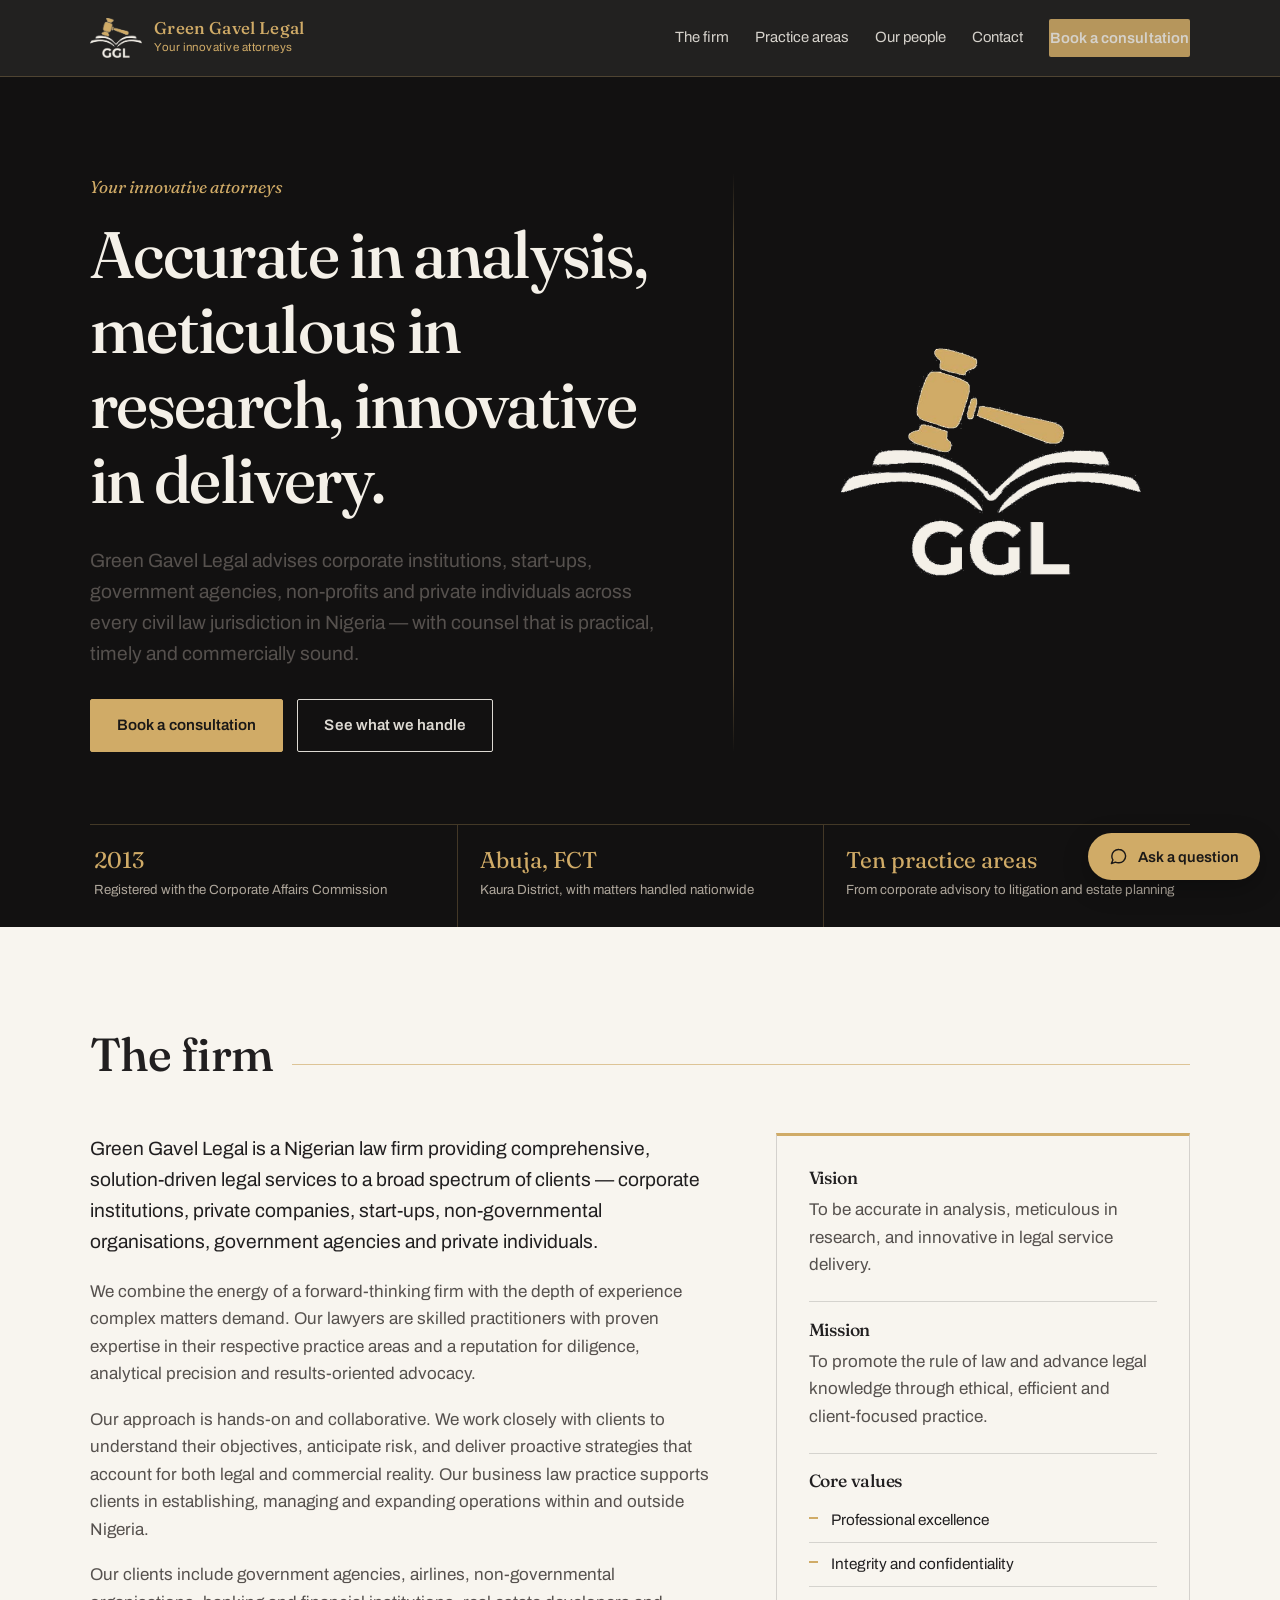
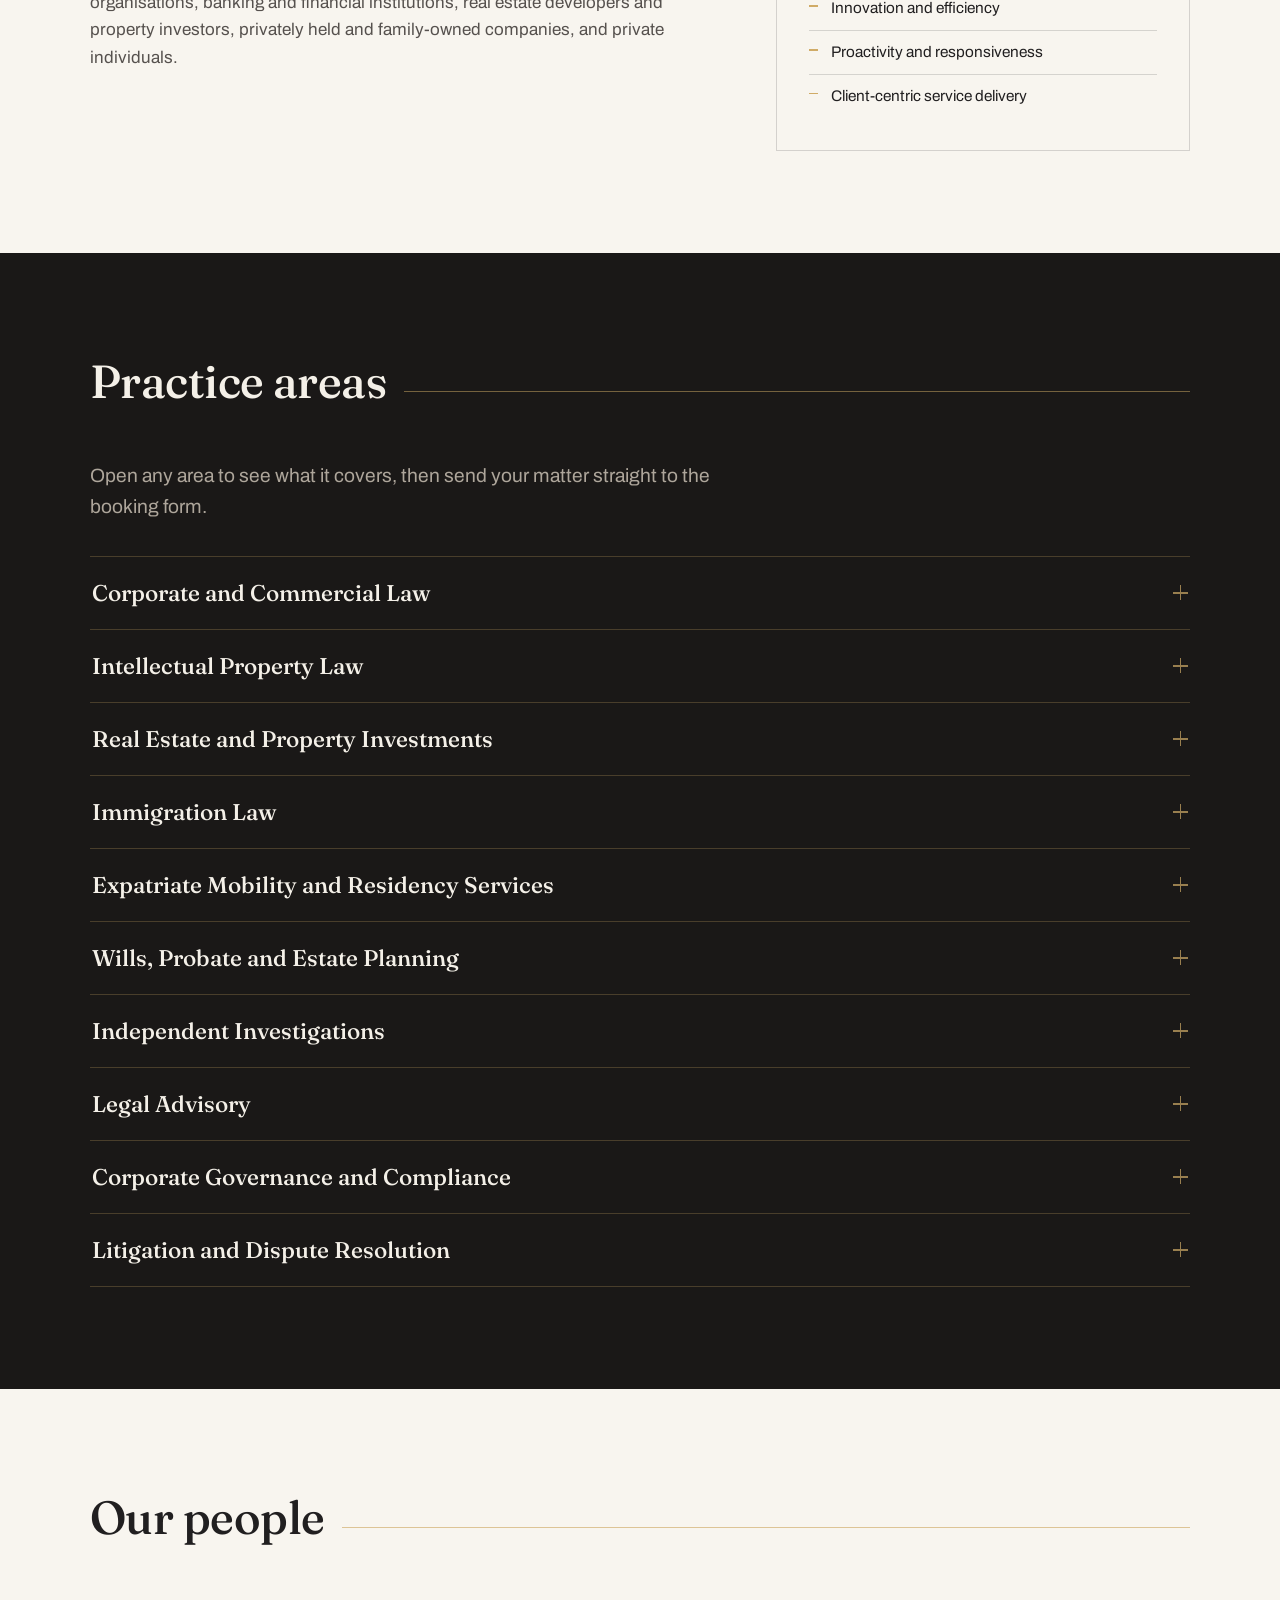
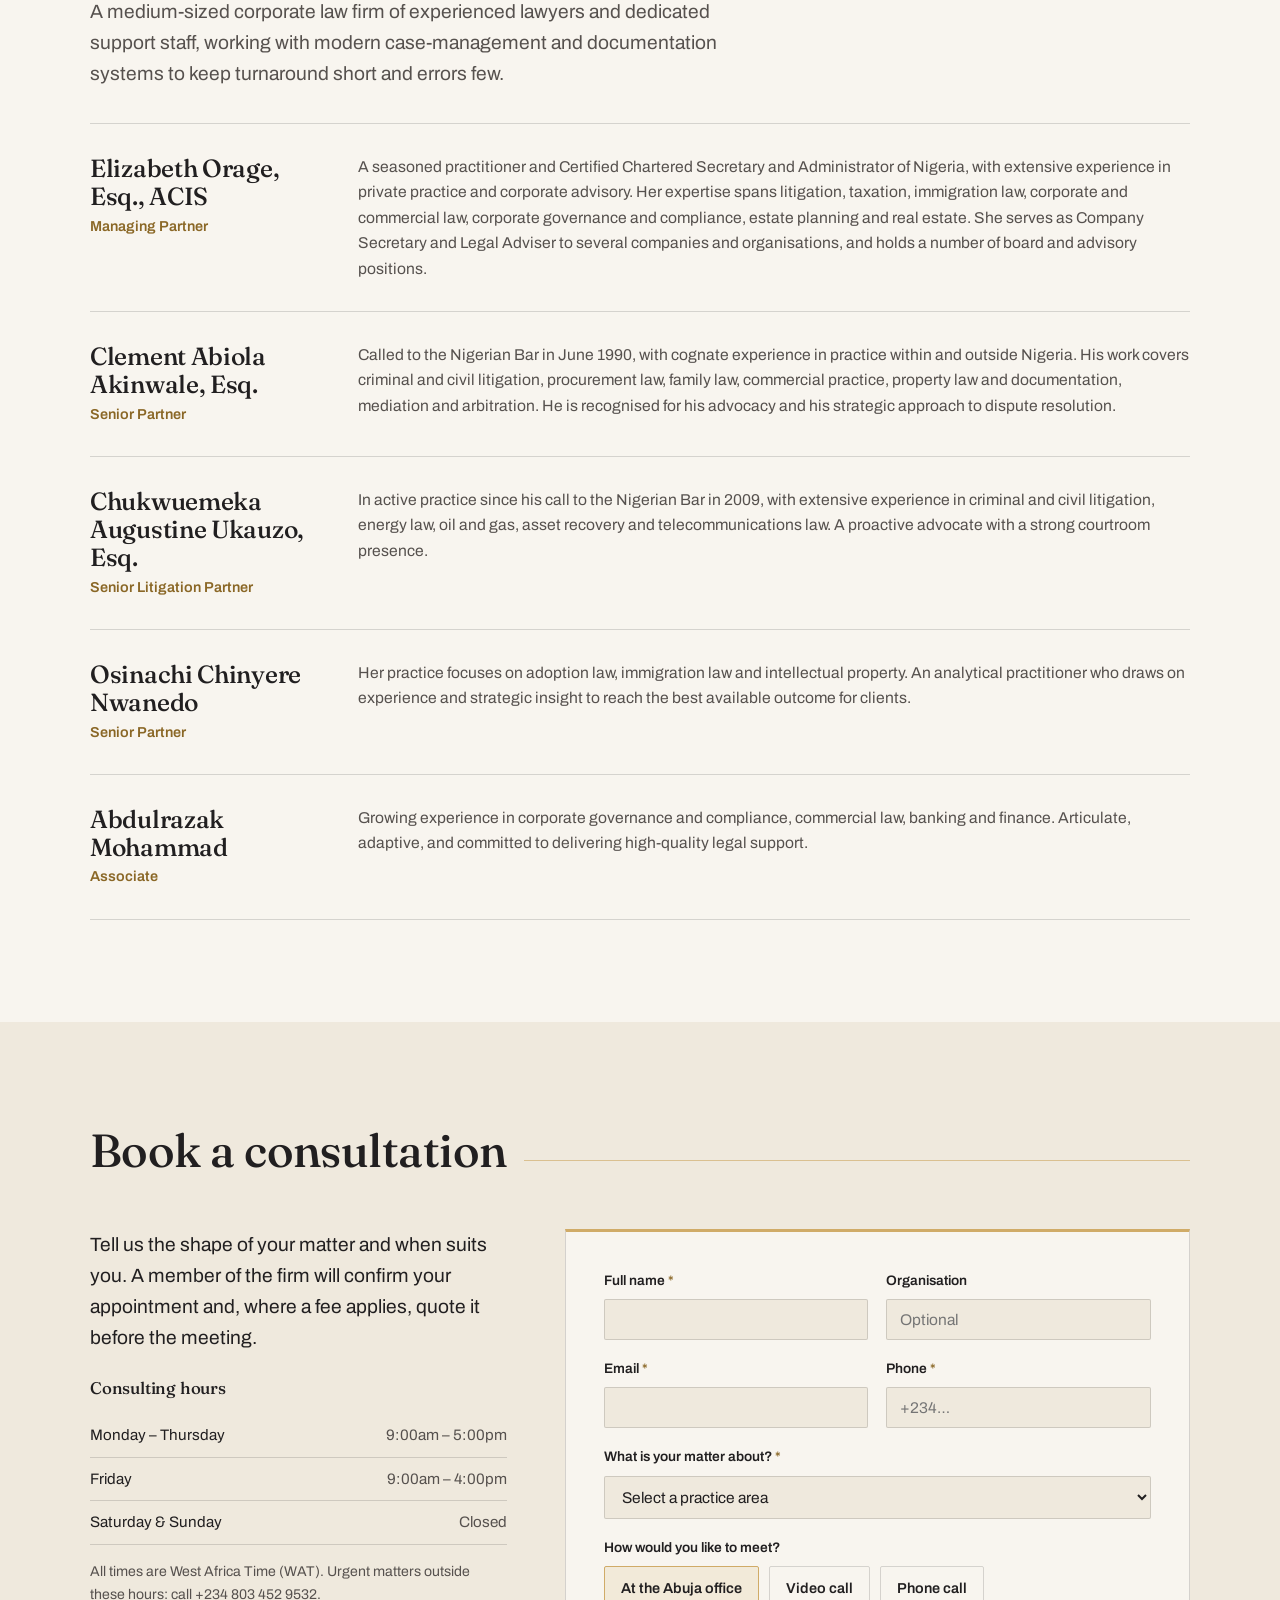
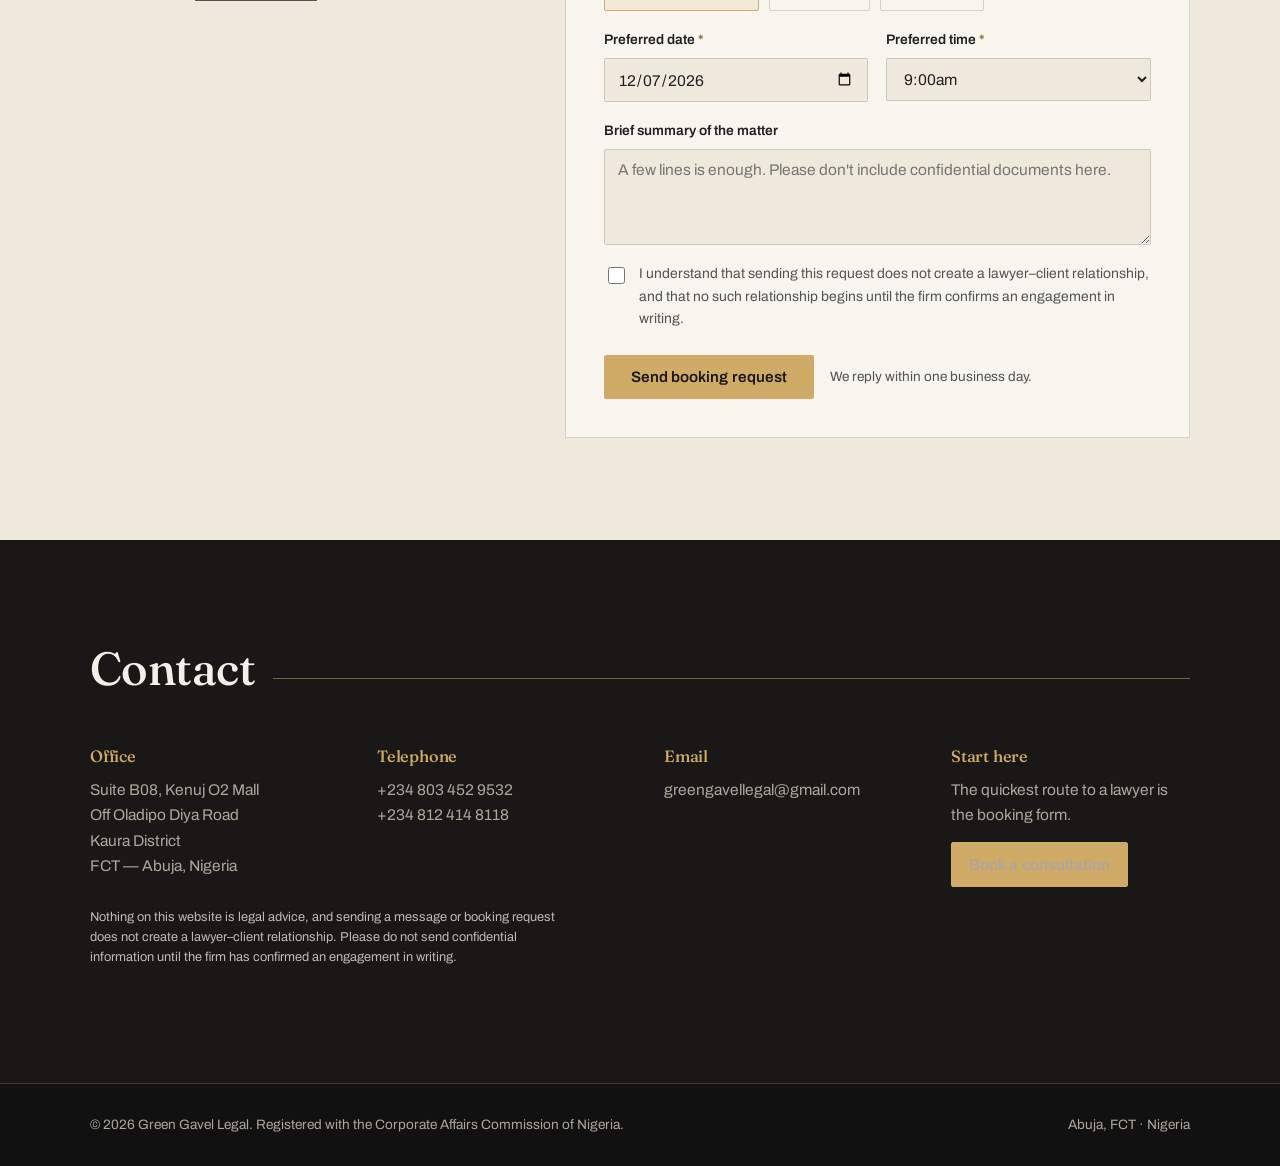
<file: index.html>
<!DOCTYPE html>
<html lang="en">
<head>
<meta charset="utf-8">
<meta name="viewport" content="width=device-width, initial-scale=1, viewport-fit=cover">
<title>Green Gavel Legal — Your Innovative Attorneys</title>
<meta name="description" content="Green Gavel Legal is a Nigerian law firm in Abuja providing corporate, commercial, property, immigration and dispute resolution services across all civil jurisdictions in Nigeria.">
<link rel="preconnect" href="https://fonts.googleapis.com">
<link rel="preconnect" href="https://fonts.gstatic.com" crossorigin>
<link href="https://fonts.googleapis.com/css2?family=Archivo:ital,wght@0,400;0,500;0,600;1,400&family=Fraunces:opsz,wght@9..144,400;9..144,500;9..144,600&display=swap" rel="stylesheet">
<link rel="stylesheet" href="style.css">
</head>
<body>

<header class="nav">
  <div class="wrap nav-in">
    <a class="brand" href="#top">
      <img src="[data-uri]" alt="Green Gavel Legal">
      <span><b>Green Gavel Legal</b><span>Your innovative attorneys</span></span>
    </a>
    <button class="navtoggle" id="navtoggle" aria-label="Open menu" aria-expanded="false" aria-controls="navlinks">
      <svg viewBox="0 0 24 24" fill="none" stroke="currentColor" stroke-width="1.8"><path d="M3 6h18M3 12h18M3 18h18"/></svg>
    </button>
    <nav class="navlinks" id="navlinks">
      <a href="#firm">The firm</a>
      <a href="#practice">Practice areas</a>
      <a href="#people">Our people</a>
      <a href="#contact">Contact</a>
      <a class="btn btn-gold btn-sm" href="#book">Book a consultation</a>
    </nav>
  </div>
</header>

<main id="top">

  <!-- HERO -->
  <section class="hero">
    <div class="wrap">
      <div class="hero-grid">
        <div>
          <p class="tagline">Your innovative attorneys</p>
          <h1>Accurate in analysis, meticulous in research, innovative in delivery.</h1>
          <p class="lede muted">Green Gavel Legal advises corporate institutions, start-ups, government agencies, non-profits and private individuals across every civil law jurisdiction in Nigeria — with counsel that is practical, timely and commercially sound.</p>
          <div class="hero-cta">
            <a class="btn btn-gold" href="#book">Book a consultation</a>
            <a class="btn btn-ghost" href="#practice">See what we handle</a>
          </div>
        </div>
        <div class="spine" aria-hidden="true"></div>
        <div class="hero-mark"><img src="[data-uri]" alt=""></div>
      </div>
      <div class="facts">
        <div><div class="n">2013</div><div class="l">Registered with the Corporate Affairs Commission</div></div>
        <div><div class="n">Abuja, FCT</div><div class="l">Kaura District, with matters handled nationwide</div></div>
        <div><div class="n">Ten practice areas</div><div class="l">From corporate advisory to litigation and estate planning</div></div>
      </div>
    </div>
  </section>

  <!-- FIRM -->
  <section class="band band-lite" id="firm">
    <div class="wrap">
      <div class="sechead"><h2>The firm</h2><div class="rule"></div></div>
      <div class="two">
        <div>
          <p class="lede">Green Gavel Legal is a Nigerian law firm providing comprehensive, solution-driven legal services to a broad spectrum of clients — corporate institutions, private companies, start-ups, non-governmental organisations, government agencies and private individuals.</p>
          <p class="muted narrow">We combine the energy of a forward-thinking firm with the depth of experience complex matters demand. Our lawyers are skilled practitioners with proven expertise in their respective practice areas and a reputation for diligence, analytical precision and results-oriented advocacy.</p>
          <p class="muted narrow">Our approach is hands-on and collaborative. We work closely with clients to understand their objectives, anticipate risk, and deliver proactive strategies that account for both legal and commercial reality. Our business law practice supports clients in establishing, managing and expanding operations within and outside Nigeria.</p>
          <p class="muted narrow">Our clients include government agencies, airlines, non-governmental organisations, banking and financial institutions, real estate developers and property investors, privately held and family-owned companies, and private individuals.</p>
        </div>
        <aside class="docket">
          <h3>Vision</h3>
          <p class="muted">To be accurate in analysis, meticulous in research, and innovative in legal service delivery.</p>
          <h3>Mission</h3>
          <p class="muted">To promote the rule of law and advance legal knowledge through ethical, efficient and client-focused practice.</p>
          <h3>Core values</h3>
          <ul class="values">
            <li>Professional excellence</li>
            <li>Integrity and confidentiality</li>
            <li>Innovation and efficiency</li>
            <li>Proactivity and responsiveness</li>
            <li>Client-centric service delivery</li>
          </ul>
        </aside>
      </div>
    </div>
  </section>

  <!-- PRACTICE -->
  <section class="band band-ink" id="practice">
    <div class="wrap">
      <div class="sechead"><h2>Practice areas</h2><div class="rule"></div></div>
      <p class="lede muted" style="margin-bottom:34px">Open any area to see what it covers, then send your matter straight to the booking form.</p>
      <div class="index" id="practiceIndex"></div>
    </div>
  </section>

  <!-- PEOPLE -->
  <section class="band band-lite" id="people">
    <div class="wrap">
      <div class="sechead"><h2>Our people</h2><div class="rule"></div></div>
      <p class="lede muted" style="margin-bottom:34px">A medium-sized corporate law firm of experienced lawyers and dedicated support staff, working with modern case-management and documentation systems to keep turnaround short and errors few.</p>
      <div class="roster">
        <article class="person">
          <div><h3>Elizabeth Orage, Esq., ACIS</h3><div class="role">Managing Partner</div></div>
          <p>A seasoned practitioner and Certified Chartered Secretary and Administrator of Nigeria, with extensive experience in private practice and corporate advisory. Her expertise spans litigation, taxation, immigration law, corporate and commercial law, corporate governance and compliance, estate planning and real estate. She serves as Company Secretary and Legal Adviser to several companies and organisations, and holds a number of board and advisory positions.</p>
        </article>
        <article class="person">
          <div><h3>Clement Abiola Akinwale, Esq.</h3><div class="role">Senior Partner</div></div>
          <p>Called to the Nigerian Bar in June 1990, with cognate experience in practice within and outside Nigeria. His work covers criminal and civil litigation, procurement law, family law, commercial practice, property law and documentation, mediation and arbitration. He is recognised for his advocacy and his strategic approach to dispute resolution.</p>
        </article>
        <article class="person">
          <div><h3>Chukwuemeka Augustine Ukauzo, Esq.</h3><div class="role">Senior Litigation Partner</div></div>
          <p>In active practice since his call to the Nigerian Bar in 2009, with extensive experience in criminal and civil litigation, energy law, oil and gas, asset recovery and telecommunications law. A proactive advocate with a strong courtroom presence.</p>
        </article>
        <article class="person">
          <div><h3>Osinachi Chinyere Nwanedo</h3><div class="role">Senior Partner</div></div>
          <p>Her practice focuses on adoption law, immigration law and intellectual property. An analytical practitioner who draws on experience and strategic insight to reach the best available outcome for clients.</p>
        </article>
        <article class="person">
          <div><h3>Abdulrazak Mohammad</h3><div class="role">Associate</div></div>
          <p>Growing experience in corporate governance and compliance, commercial law, banking and finance. Articulate, adaptive, and committed to delivering high-quality legal support.</p>
        </article>
      </div>
    </div>
  </section>

  <!-- BOOKING -->
  <section class="band band-lite2" id="book">
    <div class="wrap">
      <div class="sechead"><h2>Book a consultation</h2><div class="rule"></div></div>
      <div class="formwrap">
        <div>
          <p class="lede">Tell us the shape of your matter and when suits you. A member of the firm will confirm your appointment and, where a fee applies, quote it before the meeting.</p>
          <h3 style="font-size:1.05rem;margin-top:26px">Consulting hours</h3>
          <ul class="hours">
            <li><span>Monday – Thursday</span><span>9:00am – 5:00pm</span></li>
            <li><span>Friday</span><span>9:00am – 4:00pm</span></li>
            <li><span>Saturday &amp; Sunday</span><span>Closed</span></li>
          </ul>
          <p class="muted" style="font-size:.88rem;margin-top:16px">All times are West Africa Time (WAT). Urgent matters outside these hours: call <a href="tel:+2348034529532" style="color:inherit">+234 803 452 9532</a>.</p>
        </div>

        <div class="form-panel">
          <form id="bookForm" novalidate>
            <div class="fields">
              <div class="f"><label for="bName">Full name <span class="req">*</span></label>
                <input id="bName" name="name" type="text" autocomplete="name" required>
                <div class="err">Please enter your name.</div></div>
              <div class="f"><label for="bOrg">Organisation</label>
                <input id="bOrg" name="org" type="text" autocomplete="organization" placeholder="Optional"></div>
              <div class="f"><label for="bEmail">Email <span class="req">*</span></label>
                <input id="bEmail" name="email" type="email" autocomplete="email" required>
                <div class="err">Please enter a valid email address.</div></div>
              <div class="f"><label for="bPhone">Phone <span class="req">*</span></label>
                <input id="bPhone" name="phone" type="tel" autocomplete="tel" placeholder="+234…" required>
                <div class="err">Please enter a phone number we can reach you on.</div></div>
              <div class="f full"><label for="bArea">What is your matter about? <span class="req">*</span></label>
                <select id="bArea" name="area" required>
                  <option value="">Select a practice area</option>
                </select>
                <div class="err">Please choose the closest practice area.</div></div>
              <div class="f full"><label>How would you like to meet?</label>
                <div class="choices">
                  <label class="choice"><input type="radio" name="mode" value="At the Abuja office" checked><span>At the Abuja office</span></label>
                  <label class="choice"><input type="radio" name="mode" value="Video call"><span>Video call</span></label>
                  <label class="choice"><input type="radio" name="mode" value="Phone call"><span>Phone call</span></label>
                </div></div>
              <div class="f"><label for="bDate">Preferred date <span class="req">*</span></label>
                <input id="bDate" name="date" type="date" required>
                <div class="err" id="dateErr">Please choose a weekday that has not already passed.</div></div>
              <div class="f"><label for="bTime">Preferred time <span class="req">*</span></label>
                <select id="bTime" name="time" required>
                  <option value="9:00am">9:00am</option><option value="10:00am">10:00am</option>
                  <option value="11:00am">11:00am</option><option value="12:00pm">12:00pm</option>
                  <option value="2:00pm">2:00pm</option><option value="3:00pm">3:00pm</option>
                  <option value="4:00pm">4:00pm</option>
                </select></div>
              <div class="f full"><label for="bNotes">Brief summary of the matter</label>
                <textarea id="bNotes" name="notes" placeholder="A few lines is enough. Please don't include confidential documents here."></textarea></div>
              <label class="consent"><input type="checkbox" id="bConsent" required>
                <span>I understand that sending this request does not create a lawyer–client relationship, and that no such relationship begins until the firm confirms an engagement in writing.</span></label>
              <div class="f full" id="consentErr" style="display:none"><div class="err" style="display:block">Please confirm you have read the note above.</div></div>
            </div>
            <div class="formfoot">
              <button class="btn btn-gold" type="submit" id="bookSubmit">Send booking request</button>
              <span class="muted" style="font-size:.85rem">We reply within one business day.</span>
            </div>
          </form>
          <div class="result" id="bookResult" role="status" aria-live="polite"></div>
        </div>
      </div>
    </div>
  </section>

  <!-- CONTACT -->
  <section class="band band-ink" id="contact">
    <div class="wrap">
      <div class="sechead"><h2>Contact</h2><div class="rule"></div></div>
      <div class="contact-grid">
        <div><h3>Office</h3><p>Suite B08, Kenuj O2 Mall<br>Off Oladipo Diya Road<br>Kaura District<br>FCT — Abuja, Nigeria</p></div>
        <div><h3>Telephone</h3><p><a href="tel:+2348034529532">+234 803 452 9532</a><br><a href="tel:+2348124148118">+234 812 414 8118</a></p></div>
        <div><h3>Email</h3><p><a href="mailto:greengavellegal@gmail.com">greengavellegal@gmail.com</a></p></div>
        <div><h3>Start here</h3><p style="margin-bottom:14px">The quickest route to a lawyer is the booking form.</p><a class="btn btn-gold btn-sm" href="#book">Book a consultation</a></div>
      </div>
      <p class="disclaimer">Nothing on this website is legal advice, and sending a message or booking request does not create a lawyer–client relationship. Please do not send confidential information until the firm has confirmed an engagement in writing.</p>
    </div>
  </section>
</main>

<footer>
  <div class="wrap foot-in">
    <div>© <span id="yr"></span> Green Gavel Legal. Registered with the Corporate Affairs Commission of Nigeria.</div>
    <div>Abuja, FCT · Nigeria</div>
  </div>
</footer>

<!-- CHAT -->
<button class="chat-fab" id="chatFab" aria-label="Open the chat assistant">
  <svg viewBox="0 0 24 24" fill="none" stroke="currentColor" stroke-width="1.8" stroke-linecap="round" stroke-linejoin="round"><path d="M21 11.5a8.4 8.4 0 0 1-9 8.4 9.3 9.3 0 0 1-3.9-.8L3 21l1.9-4.6A8.3 8.3 0 0 1 3.6 11.5a8.4 8.4 0 0 1 9-8.4 8.4 8.4 0 0 1 8.4 8.4z"/></svg>
  Ask a question
</button>

<aside class="chat" id="chat" role="dialog" aria-modal="false" aria-label="Green Gavel Legal chat assistant">
  <div class="chat-head">
    <img src="[data-uri]" alt="">
    <div><div class="t">Ask Green Gavel</div><div class="s" id="chatStatus">Here to help with the firm and bookings</div></div>
    <button class="chat-close" id="chatClose" aria-label="Close chat">&times;</button>
  </div>
  <div class="chat-log" id="chatLog"></div>
  <div class="chat-foot">
    <div class="chat-in">
      <textarea id="chatInput" rows="1" placeholder="Type your question…" aria-label="Your message"></textarea>
      <button id="chatSend" aria-label="Send message">
        <svg viewBox="0 0 24 24" fill="none" stroke="currentColor" stroke-width="2" stroke-linecap="round" stroke-linejoin="round"><path d="M4 12h15M13 6l6 6-6 6"/></svg>
      </button>
    </div>
    <div class="chat-note">General information only — not legal advice.</div>
  </div>
</aside>

<script src="script.js"></script>
</body>
</html>
</file>
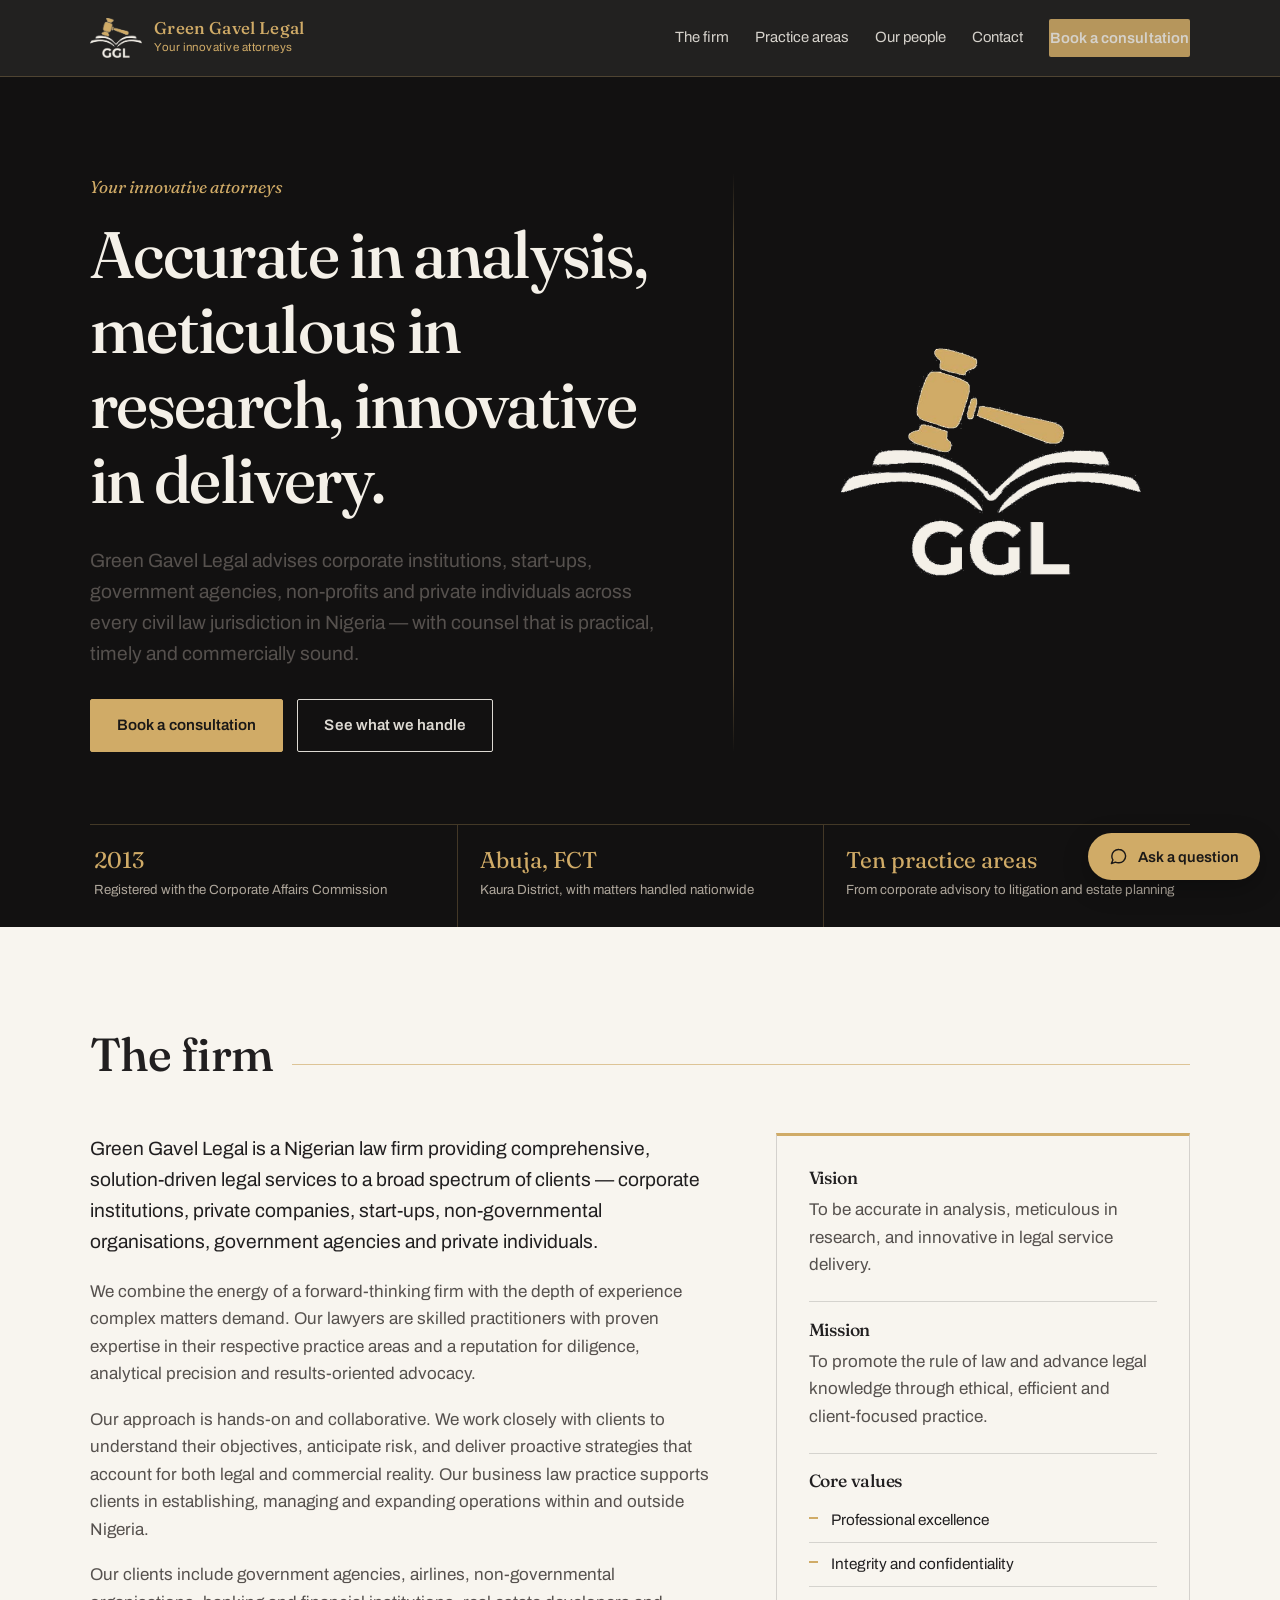
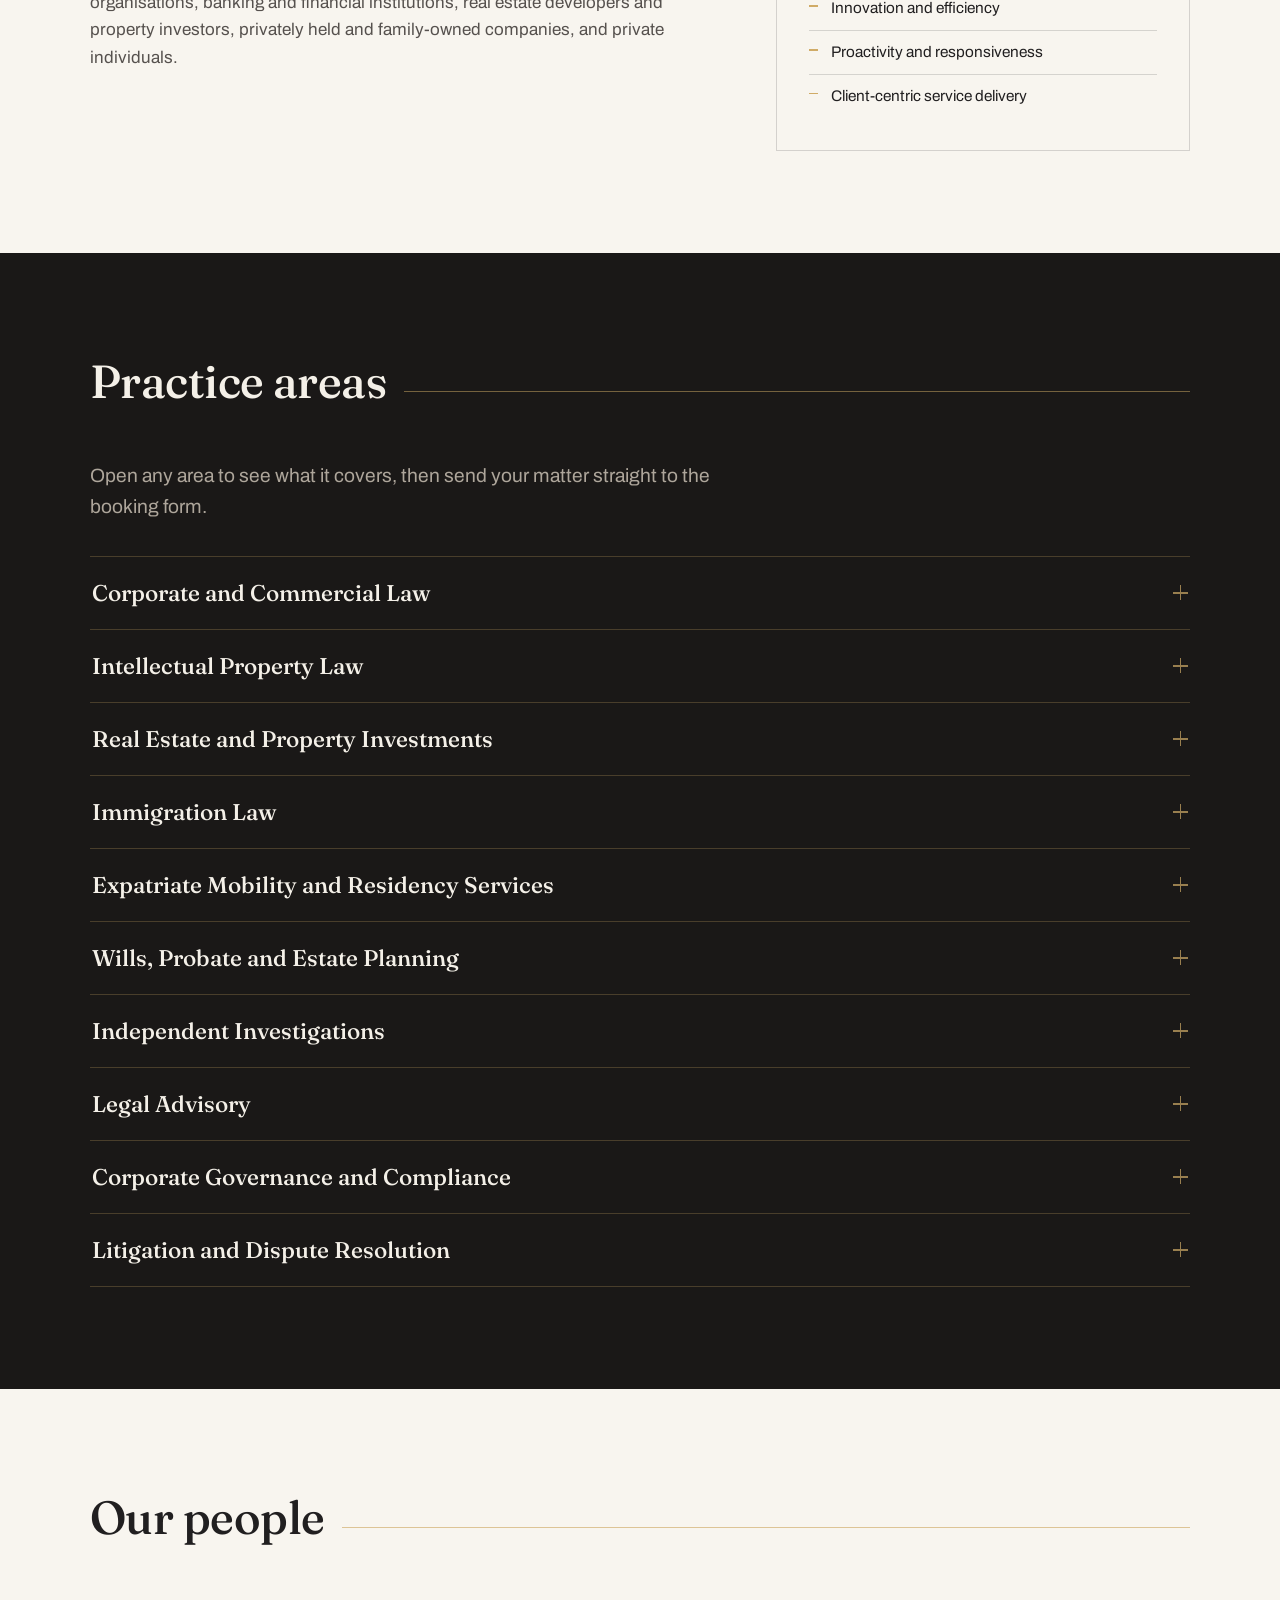
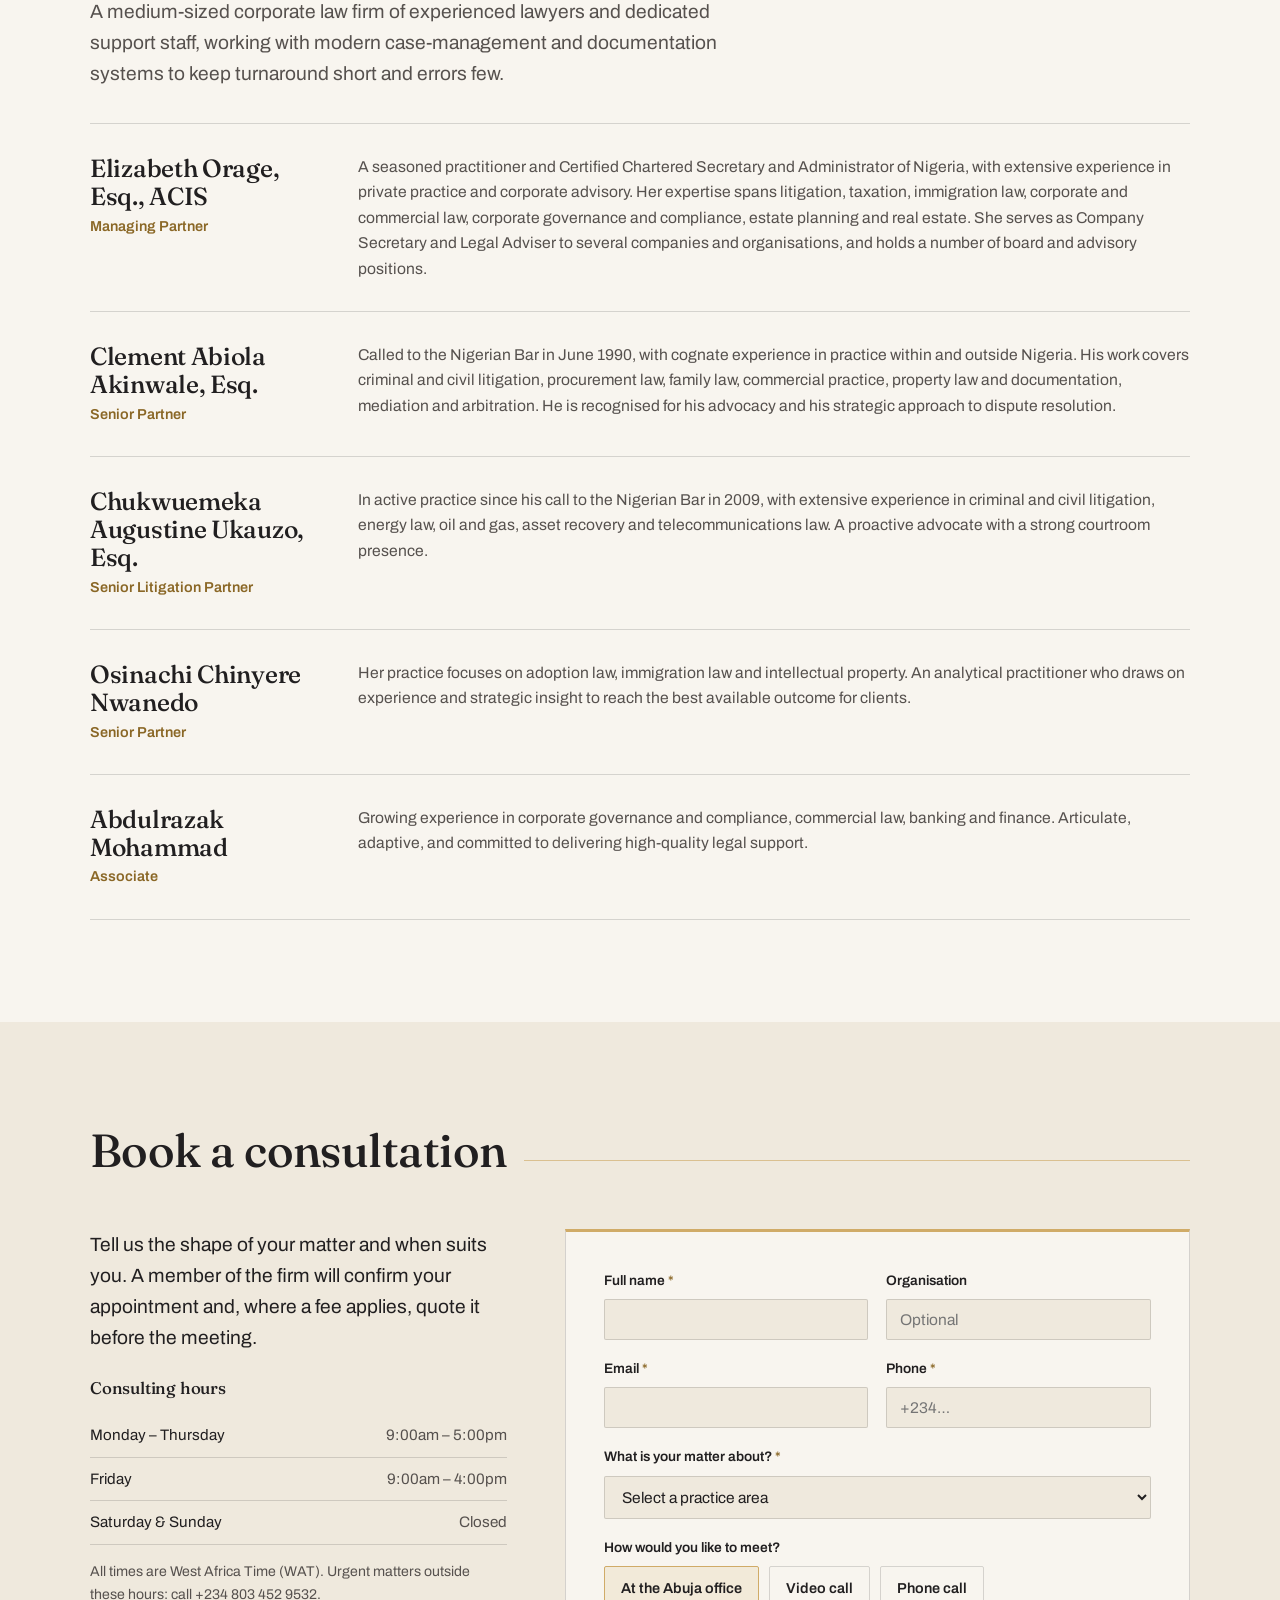
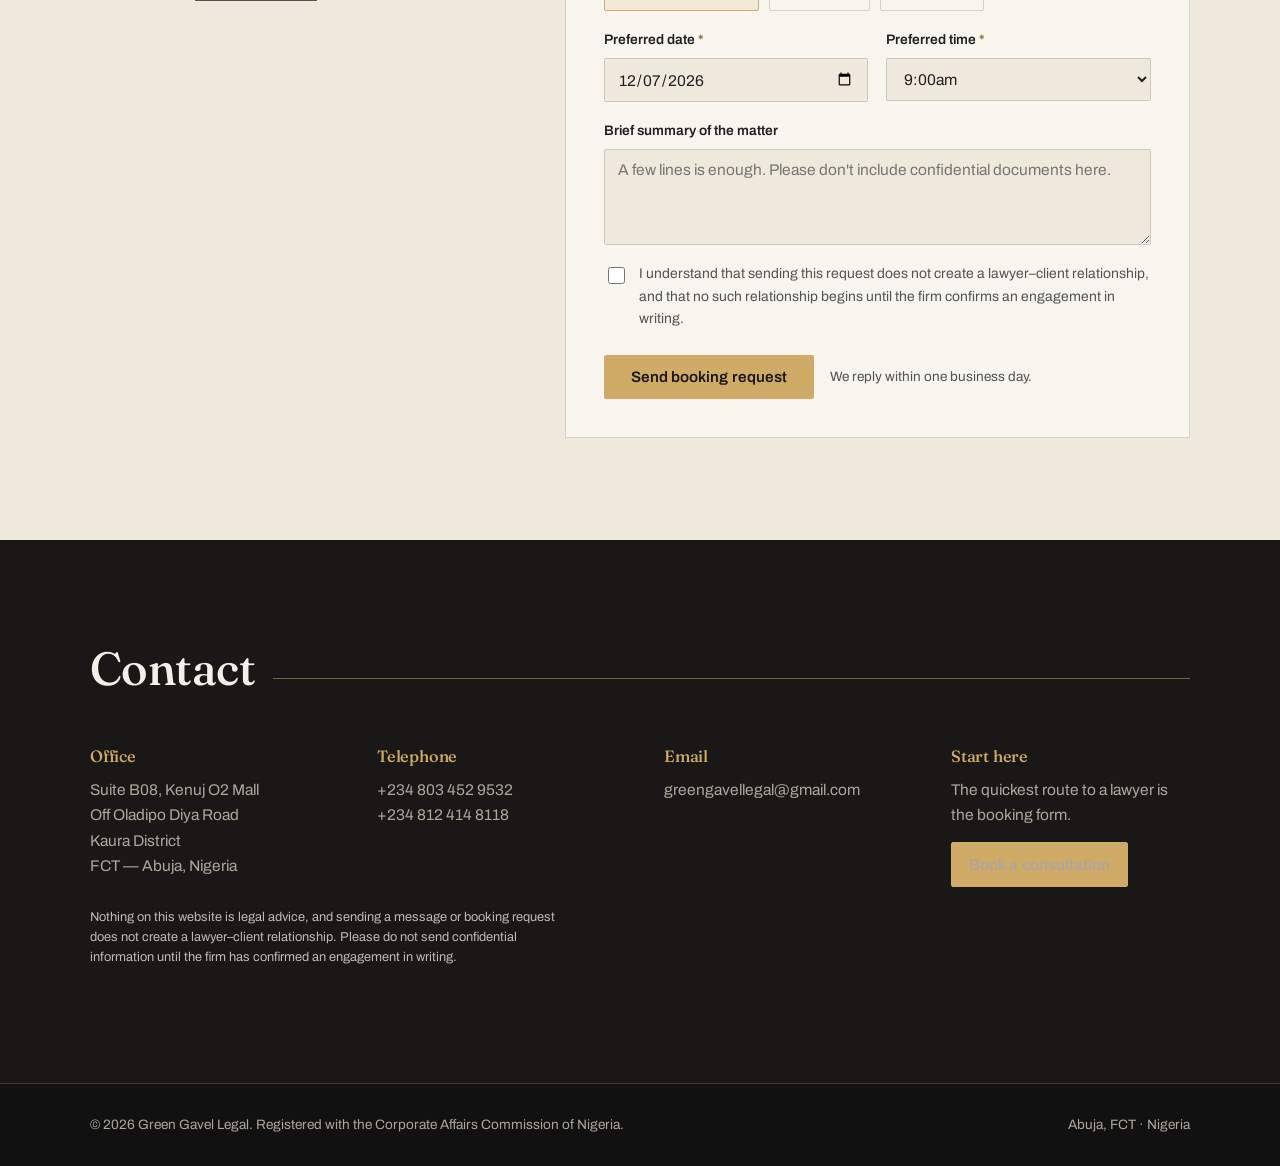
<file: index.html.html>
<!DOCTYPE html>
<html lang="en">
<head>
<meta charset="utf-8">
<meta name="viewport" content="width=device-width, initial-scale=1, viewport-fit=cover">
<title>Green Gavel Legal — Your Innovative Attorneys</title>
<meta name="description" content="Green Gavel Legal is a Nigerian law firm in Abuja providing corporate, commercial, property, immigration and dispute resolution services across all civil jurisdictions in Nigeria.">
<link rel="preconnect" href="https://fonts.googleapis.com">
<link rel="preconnect" href="https://fonts.gstatic.com" crossorigin>
<link href="https://fonts.googleapis.com/css2?family=Archivo:ital,wght@0,400;0,500;0,600;1,400&family=Fraunces:opsz,wght@9..144,400;9..144,500;9..144,600&display=swap" rel="stylesheet">
<style>
:root{
  --gold:#D0AB67;
  --gold-soft:#E4C994;
  --gold-deep:#8A6726;

  --lite-bg:#F8F5EF;
  --lite-bg2:#EFE9DD;
  --lite-fg:#211F20;
  --lite-mut:#56514E;
  --lite-rule:rgba(33,31,32,.16);
  --lite-goldtext:var(--gold-deep);

  --dark-bg:#1A1817;
  --dark-bg2:#121111;
  --dark-fg:#F4F0E8;
  --dark-mut:#AEA69B;
  --dark-rule:rgba(208,171,103,.26);

  --maxw:1180px;
  --ff-display:"Fraunces",Georgia,"Times New Roman",serif;
  --ff-body:"Archivo","Helvetica Neue",Arial,sans-serif;

  box-sizing:border-box;
  padding-top:env(safe-area-inset-top,0px);
  padding-bottom:env(safe-area-inset-bottom,0px);
}
@media (prefers-color-scheme:dark){
  :root:not([data-theme="light"]){
    --lite-bg:#211F1E; --lite-bg2:#1A1918; --lite-fg:#F4F0E8; --lite-mut:#ABA49A;
    --lite-rule:rgba(244,240,232,.16); --lite-goldtext:var(--gold-soft);
    --dark-bg:#141313; --dark-bg2:#0D0C0C;
  }
}
:root[data-theme="dark"]{
  --lite-bg:#211F1E; --lite-bg2:#1A1918; --lite-fg:#F4F0E8; --lite-mut:#ABA49A;
  --lite-rule:rgba(244,240,232,.16); --lite-goldtext:var(--gold-soft);
  --dark-bg:#141313; --dark-bg2:#0D0C0C;
}
html{scroll-padding-top:calc(100px + env(safe-area-inset-top,0px));scroll-behavior:smooth}
@media (prefers-reduced-motion:reduce){html{scroll-behavior:auto}*,*::before,*::after{animation-duration:.001ms!important;transition-duration:.001ms!important}}
*,*::before,*::after{box-sizing:inherit}
body{
  margin:0;background:var(--lite-bg);color:var(--lite-fg);
  font-family:var(--ff-body);font-size:17px;line-height:1.62;
  -webkit-font-smoothing:antialiased;overflow-x:hidden;
}
img{max-width:100%;height:auto;display:block}
a{color:inherit}
:focus-visible{outline:2.5px solid var(--gold);outline-offset:3px;border-radius:2px}

.wrap{max-width:var(--maxw);margin:0 auto;padding:0 clamp(18px,4.5vw,40px)}

/* ---------- bands ---------- */
.band{padding:clamp(60px,8vw,110px) 0;position:relative}
.band-lite{background:var(--lite-bg);color:var(--lite-fg)}
.band-lite2{background:var(--lite-bg2);color:var(--lite-fg)}
.band-ink{background:var(--dark-bg);color:var(--dark-fg)}
.band-ink2{background:var(--dark-bg2);color:var(--dark-fg)}
.band-ink .muted,.band-ink2 .muted{color:var(--dark-mut)}
.muted{color:var(--lite-mut)}
.goldtext{color:var(--lite-goldtext)}
.band-ink .goldtext,.band-ink2 .goldtext{color:var(--gold)}

/* ---------- type ---------- */
h1,h2,h3,h4{font-family:var(--ff-display);font-weight:500;margin:0;line-height:1.14;letter-spacing:-.012em}
h1{font-size:clamp(2.3rem,5.6vw,4.1rem);letter-spacing:-.025em}
h2{font-size:clamp(1.85rem,3.9vw,2.9rem)}
h3{font-size:clamp(1.2rem,2.1vw,1.55rem)}
p{margin:0 0 1.05em}
.lede{font-size:clamp(1.05rem,1.6vw,1.2rem);max-width:60ch}
.narrow{max-width:66ch}

.sechead{display:flex;align-items:baseline;gap:18px;margin-bottom:clamp(30px,4vw,52px)}
.sechead h2{flex:0 1 auto}
.sechead .rule{flex:1 1 auto;height:1px;background:var(--gold);opacity:.5;transform:translateY(-6px)}
.band-lite .sechead .rule,.band-lite2 .sechead .rule{opacity:.65}

/* ---------- nav ---------- */
.nav{
  position:sticky;top:env(safe-area-inset-top,0px);z-index:60;
  background:rgba(18,17,17,.93);backdrop-filter:saturate(1.2) blur(10px);
  border-bottom:1px solid var(--dark-rule);color:var(--dark-fg);
}
.nav-in{display:flex;align-items:center;gap:20px;height:76px}
.brand{display:flex;align-items:center;gap:12px;text-decoration:none;margin-right:auto;flex-shrink:0}
.brand img{height:40px;width:auto}
.brand b{font-family:var(--ff-display);font-weight:500;font-size:1.06rem;letter-spacing:.01em;line-height:1.1;display:block}
.brand span{display:block;font-size:.72rem;color:var(--gold);letter-spacing:.04em}
.navlinks{display:flex;gap:26px;align-items:center}
.navlinks a{text-decoration:none;font-size:.93rem;color:var(--dark-fg);opacity:.85;padding:6px 0;border-bottom:1px solid transparent;transition:border-color .18s,opacity .18s}
.navlinks a:hover{opacity:1;border-bottom-color:var(--gold)}
.navtoggle{display:none;background:none;border:1px solid var(--dark-rule);color:var(--dark-fg);border-radius:3px;padding:9px 11px;cursor:pointer;line-height:0}
.navtoggle svg{width:20px;height:20px}

/* ---------- buttons ---------- */
.btn{
  display:inline-flex;align-items:center;justify-content:center;gap:9px;
  font-family:var(--ff-body);font-size:.95rem;font-weight:600;letter-spacing:.005em;
  padding:13px 26px;border-radius:2px;border:1.5px solid transparent;
  text-decoration:none;cursor:pointer;transition:background .18s,color .18s,border-color .18s;
}
.btn-gold{background:var(--gold);color:#1A1817;border-color:var(--gold)}
.btn-gold:hover{background:var(--gold-soft);border-color:var(--gold-soft)}
.btn-ghost{background:transparent;color:inherit;border-color:currentColor;opacity:.9}
.btn-ghost:hover{border-color:var(--gold);color:var(--gold);opacity:1}
.btn-sm{padding:9px 17px;font-size:.87rem}

/* ---------- hero ---------- */
.hero{background:var(--dark-bg2);color:var(--dark-fg);padding:clamp(56px,7.5vw,104px) 0 0;position:relative;overflow:hidden}
.hero-grid{display:grid;grid-template-columns:1.25fr 1px .85fr;gap:clamp(28px,4.5vw,58px);align-items:center}
.spine{background:linear-gradient(to bottom,transparent,var(--gold) 14%,var(--gold) 86%,transparent);opacity:.42;align-self:stretch}
.hero h1{margin-bottom:.42em}
.hero .tagline{font-family:var(--ff-display);font-style:italic;color:var(--gold);font-size:1.07rem;margin-bottom:1.1rem}
.hero-cta{display:flex;flex-wrap:wrap;gap:14px;margin-top:30px}
.hero-mark{display:flex;justify-content:center}
.hero-mark img{width:min(300px,78%)}
.facts{display:grid;grid-template-columns:repeat(3,1fr);border-top:1px solid var(--dark-rule);margin-top:clamp(44px,6vw,72px)}
.facts>div{padding:22px 4px 26px}
.facts>div+div{border-left:1px solid var(--dark-rule);padding-left:22px}
.facts .n{font-family:var(--ff-display);font-size:clamp(1.15rem,2vw,1.42rem);color:var(--gold);line-height:1.2}
.facts .l{font-size:.83rem;color:var(--dark-mut);margin-top:5px}

/* ---------- overview ---------- */
.two{display:grid;grid-template-columns:1.35fr .9fr;gap:clamp(30px,5vw,64px);align-items:start}
.docket{border:1px solid var(--lite-rule);border-top:3px solid var(--gold);padding:clamp(22px,3vw,32px);background:transparent}
.docket h3{font-size:1.1rem;margin-bottom:.5rem}
.docket h3+p{margin-bottom:1.4rem}
.docket h3~h3{padding-top:1.1rem;border-top:1px solid var(--lite-rule)}
.values{list-style:none;margin:0;padding:0}
.values li{padding:9px 0 9px 22px;position:relative;font-size:.96rem;border-bottom:1px solid var(--lite-rule)}
.values li:last-child{border-bottom:0}
.values li::before{content:"";position:absolute;left:0;top:18px;width:9px;height:1.5px;background:var(--gold)}

/* ---------- practice index ---------- */
.index{border-top:1px solid var(--dark-rule)}
.item{border-bottom:1px solid var(--dark-rule)}
.item-head{display:flex;align-items:center;gap:16px;width:100%;background:none;border:0;color:inherit;
  font-family:var(--ff-display);font-size:clamp(1.08rem,2.1vw,1.42rem);font-weight:500;
  text-align:left;padding:22px 2px;cursor:pointer;transition:color .18s}
.item-head:hover{color:var(--gold)}
.item-head .plus{margin-left:auto;flex-shrink:0;width:15px;height:15px;position:relative;opacity:.7}
.item-head .plus::before,.item-head .plus::after{content:"";position:absolute;background:var(--gold);inset:0;margin:auto}
.item-head .plus::before{width:15px;height:1.5px}
.item-head .plus::after{width:1.5px;height:15px;transition:transform .22s}
.item.open .item-head .plus::after{transform:scaleY(0)}
.item.open .item-head{color:var(--gold)}
.item-body{display:none;padding:0 2px 26px;max-width:68ch}
.item.open .item-body{display:block}
.item-body p{color:var(--dark-mut);margin-bottom:16px}

/* ---------- team ---------- */
.roster{display:grid;gap:0;border-top:1px solid var(--lite-rule)}
.person{display:grid;grid-template-columns:230px 1fr;gap:clamp(18px,3vw,44px);padding:30px 0;border-bottom:1px solid var(--lite-rule)}
.person h3{margin-bottom:4px}
.person .role{color:var(--lite-goldtext);font-size:.9rem;font-weight:600}
.person p{margin:0;color:var(--lite-mut);font-size:.98rem}

/* ---------- booking ---------- */
.formwrap{display:grid;grid-template-columns:.8fr 1.2fr;gap:clamp(28px,4.5vw,60px);align-items:start}
.form-panel{border:1px solid var(--lite-rule);border-top:3px solid var(--gold);padding:clamp(22px,3.4vw,38px);background:var(--lite-bg)}
.fields{display:grid;grid-template-columns:1fr 1fr;gap:18px}
.f{display:flex;flex-direction:column;gap:7px}
.f.full{grid-column:1/-1}
.f label{font-size:.86rem;font-weight:600}
.f .req{color:var(--gold-deep)}
:root[data-theme="dark"] .f .req{color:var(--gold-soft)}
@media (prefers-color-scheme:dark){:root:not([data-theme="light"]) .f .req{color:var(--gold-soft)}}
.f input,.f select,.f textarea{
  font-family:var(--ff-body);font-size:.97rem;color:var(--lite-fg);
  background:var(--lite-bg2);border:1px solid var(--lite-rule);border-radius:2px;
  padding:11px 13px;width:100%;transition:border-color .18s}
.f textarea{resize:vertical;min-height:96px}
.f input:focus,.f select:focus,.f textarea:focus{border-color:var(--gold);outline-offset:1px}
.f .err{font-size:.8rem;color:#C0392B;display:none}
:root[data-theme="dark"] .f .err{color:#F0857A}
@media (prefers-color-scheme:dark){:root:not([data-theme="light"]) .f .err{color:#F0857A}}
.f.bad input,.f.bad select,.f.bad textarea{border-color:#C0392B}
.f.bad .err{display:block}
.choices{display:flex;flex-wrap:wrap;gap:10px}
.choice{position:relative}
.choice input{position:absolute;opacity:0;width:1px;height:1px}
.choice span{display:block;border:1px solid var(--lite-rule);border-radius:2px;padding:10px 16px;font-size:.9rem;cursor:pointer;transition:border-color .16s,background .16s}
.choice input:checked+span{border-color:var(--gold);background:rgba(208,171,103,.16);font-weight:600}
.choice input:focus-visible+span{outline:2.5px solid var(--gold);outline-offset:2px}
.consent{display:flex;gap:11px;align-items:flex-start;font-size:.87rem;color:var(--lite-mut);grid-column:1/-1}
.consent input{margin-top:4px;accent-color:var(--gold);width:17px;height:17px;flex-shrink:0}
.formfoot{display:flex;flex-wrap:wrap;gap:16px;align-items:center;margin-top:24px}
.result{display:none;border:1px solid var(--gold);border-left-width:3px;padding:22px;margin-top:24px}
.result.show{display:block}
.result h3{margin-bottom:8px}
.result .ref{font-family:var(--ff-display);color:var(--lite-goldtext);font-size:1.15rem;letter-spacing:.04em}
.result .handoff{display:flex;flex-wrap:wrap;gap:12px;margin-top:16px}
.hours{list-style:none;margin:16px 0 0;padding:0;font-size:.95rem}
.hours li{display:flex;justify-content:space-between;gap:16px;padding:9px 0;border-bottom:1px solid var(--lite-rule)}
.hours li span:last-child{color:var(--lite-mut)}

/* ---------- contact ---------- */
.contact-grid{display:grid;grid-template-columns:repeat(auto-fit,minmax(215px,1fr));gap:clamp(24px,4vw,48px)}
.contact-grid h3{font-size:1.02rem;margin-bottom:12px;color:var(--gold)}
.contact-grid p,.contact-grid a{color:var(--dark-mut);font-size:.97rem;text-decoration:none}
.contact-grid a:hover{color:var(--gold)}

footer{background:var(--dark-bg2);color:var(--dark-mut);border-top:1px solid var(--dark-rule);padding:30px 0;font-size:.85rem}
.foot-in{display:flex;flex-wrap:wrap;gap:14px;justify-content:space-between;align-items:center}
.disclaimer{max-width:68ch;margin-top:14px;font-size:.8rem;opacity:.75;line-height:1.55}

/* ---------- chat ---------- */
.chat-fab{
  position:fixed;right:20px;bottom:calc(20px + env(safe-area-inset-bottom,0px));z-index:70;
  display:flex;align-items:center;gap:10px;background:var(--gold);color:#1A1817;
  border:0;border-radius:40px;padding:14px 21px;cursor:pointer;
  font-family:var(--ff-body);font-weight:600;font-size:.92rem;
  box-shadow:0 8px 26px rgba(0,0,0,.28);transition:background .18s,transform .18s}
.chat-fab:hover{background:var(--gold-soft);transform:translateY(-2px)}
.chat-fab svg{width:19px;height:19px}
.chat-fab.hide{display:none}
.chat{
  position:fixed;right:20px;bottom:calc(20px + env(safe-area-inset-bottom,0px));z-index:71;
  width:min(382px,calc(100vw - 40px));height:min(620px,calc(100vh - 110px));
  display:none;flex-direction:column;background:var(--dark-bg);color:var(--dark-fg);
  border:1px solid var(--dark-rule);border-radius:6px;overflow:hidden;
  box-shadow:0 18px 54px rgba(0,0,0,.4)}
.chat.open{display:flex}
.chat-head{display:flex;align-items:center;gap:11px;padding:14px 16px;border-bottom:1px solid var(--dark-rule);background:var(--dark-bg2);flex-shrink:0}
.chat-head img{height:30px;width:auto}
.chat-head .t{font-family:var(--ff-display);font-size:1rem;line-height:1.2}
.chat-head .s{font-size:.74rem;color:var(--dark-mut)}
.chat-close{margin-left:auto;background:none;border:0;color:var(--dark-mut);font-size:22px;line-height:1;cursor:pointer;padding:4px 7px;border-radius:3px}
.chat-close:hover{color:var(--gold)}
.chat-log{flex:1 1 auto;overflow-y:auto;padding:16px;display:flex;flex-direction:column;gap:12px}
.msg{max-width:88%;padding:11px 14px;border-radius:9px;font-size:.93rem;line-height:1.55;white-space:pre-wrap;word-wrap:break-word}
.msg.bot{background:rgba(244,240,232,.07);border:1px solid var(--dark-rule);align-self:flex-start;border-bottom-left-radius:2px}
.msg.user{background:var(--gold);color:#1A1817;align-self:flex-end;border-bottom-right-radius:2px}
.msg.sys{align-self:center;background:none;border:0;color:var(--dark-mut);font-size:.79rem;text-align:center;padding:2px 0;max-width:100%}
.chips{display:flex;flex-wrap:wrap;gap:8px;align-self:flex-start;max-width:100%}
.chip{background:none;border:1px solid var(--dark-rule);color:var(--dark-mut);border-radius:20px;padding:7px 13px;font-size:.81rem;font-family:var(--ff-body);cursor:pointer;transition:color .16s,border-color .16s}
.chip:hover{color:var(--gold);border-color:var(--gold)}
.chat-foot{border-top:1px solid var(--dark-rule);padding:11px 12px;flex-shrink:0;background:var(--dark-bg2)}
.chat-in{display:flex;gap:9px;align-items:flex-end}
.chat-in textarea{flex:1;background:rgba(244,240,232,.06);border:1px solid var(--dark-rule);border-radius:4px;color:var(--dark-fg);
  font-family:var(--ff-body);font-size:.93rem;padding:10px 12px;resize:none;max-height:110px;min-height:42px;line-height:1.45}
.chat-in textarea:focus{border-color:var(--gold)}
.chat-in button{background:var(--gold);border:0;border-radius:4px;color:#1A1817;width:42px;height:42px;cursor:pointer;flex-shrink:0;display:grid;place-items:center}
.chat-in button:disabled{opacity:.45;cursor:not-allowed}
.chat-in button svg{width:18px;height:18px}
.chat-note{font-size:.71rem;color:var(--dark-mut);margin-top:8px;text-align:center;opacity:.85}
.dots span{display:inline-block;width:5px;height:5px;border-radius:50%;background:var(--gold);margin-right:4px;animation:bl 1.2s infinite}
.dots span:nth-child(2){animation-delay:.18s}.dots span:nth-child(3){animation-delay:.36s}
@keyframes bl{0%,60%,100%{opacity:.25}30%{opacity:1}}

/* ---------- responsive ---------- */
@media (max-width:900px){
  .navlinks{display:none;position:absolute;top:100%;left:0;right:0;background:var(--dark-bg2);
    border-bottom:1px solid var(--dark-rule);flex-direction:column;align-items:stretch;gap:0;padding:8px 0}
  .navlinks.open{display:flex}
  .navlinks a{padding:13px clamp(18px,4.5vw,40px);border-bottom:0}
  .navlinks a:hover{background:rgba(208,171,103,.1);border-bottom-color:transparent}
  .navlinks .btn{margin:10px clamp(18px,4.5vw,40px)}
  .navtoggle{display:block}
  .hero-grid{grid-template-columns:1fr}
  .spine{display:none}
  .hero-mark{order:-1;justify-content:flex-start;margin-bottom:8px}
  .hero-mark img{width:150px}
  .two,.formwrap{grid-template-columns:1fr}
  .person{grid-template-columns:1fr;gap:10px}
}
@media (max-width:620px){
  body{font-size:16px}
  .fields{grid-template-columns:1fr}
  .facts{grid-template-columns:1fr}
  .facts>div+div{border-left:0;border-top:1px solid var(--dark-rule);padding-left:4px}
  .brand span{display:none}
  .chat{right:0;left:0;bottom:0;width:100%;height:100dvh;border-radius:0;border:0;
    padding-bottom:env(safe-area-inset-bottom,0px);padding-top:env(safe-area-inset-top,0px)}
  .chat-fab{right:14px;bottom:calc(14px + env(safe-area-inset-bottom,0px));padding:13px 18px}
}
</style>
</head>
<body>

<header class="nav">
  <div class="wrap nav-in">
    <a class="brand" href="#top">
      <img src="[data-uri]" alt="Green Gavel Legal">
      <span><b>Green Gavel Legal</b><span>Your innovative attorneys</span></span>
    </a>
    <button class="navtoggle" id="navtoggle" aria-label="Open menu" aria-expanded="false" aria-controls="navlinks">
      <svg viewBox="0 0 24 24" fill="none" stroke="currentColor" stroke-width="1.8"><path d="M3 6h18M3 12h18M3 18h18"/></svg>
    </button>
    <nav class="navlinks" id="navlinks">
      <a href="#firm">The firm</a>
      <a href="#practice">Practice areas</a>
      <a href="#people">Our people</a>
      <a href="#contact">Contact</a>
      <a class="btn btn-gold btn-sm" href="#book">Book a consultation</a>
    </nav>
  </div>
</header>

<main id="top">

  <!-- HERO -->
  <section class="hero">
    <div class="wrap">
      <div class="hero-grid">
        <div>
          <p class="tagline">Your innovative attorneys</p>
          <h1>Accurate in analysis, meticulous in research, innovative in delivery.</h1>
          <p class="lede muted">Green Gavel Legal advises corporate institutions, start-ups, government agencies, non-profits and private individuals across every civil law jurisdiction in Nigeria — with counsel that is practical, timely and commercially sound.</p>
          <div class="hero-cta">
            <a class="btn btn-gold" href="#book">Book a consultation</a>
            <a class="btn btn-ghost" href="#practice">See what we handle</a>
          </div>
        </div>
        <div class="spine" aria-hidden="true"></div>
        <div class="hero-mark"><img src="[data-uri]" alt=""></div>
      </div>
      <div class="facts">
        <div><div class="n">2013</div><div class="l">Registered with the Corporate Affairs Commission</div></div>
        <div><div class="n">Abuja, FCT</div><div class="l">Kaura District, with matters handled nationwide</div></div>
        <div><div class="n">Ten practice areas</div><div class="l">From corporate advisory to litigation and estate planning</div></div>
      </div>
    </div>
  </section>

  <!-- FIRM -->
  <section class="band band-lite" id="firm">
    <div class="wrap">
      <div class="sechead"><h2>The firm</h2><div class="rule"></div></div>
      <div class="two">
        <div>
          <p class="lede">Green Gavel Legal is a Nigerian law firm providing comprehensive, solution-driven legal services to a broad spectrum of clients — corporate institutions, private companies, start-ups, non-governmental organisations, government agencies and private individuals.</p>
          <p class="muted narrow">We combine the energy of a forward-thinking firm with the depth of experience complex matters demand. Our lawyers are skilled practitioners with proven expertise in their respective practice areas and a reputation for diligence, analytical precision and results-oriented advocacy.</p>
          <p class="muted narrow">Our approach is hands-on and collaborative. We work closely with clients to understand their objectives, anticipate risk, and deliver proactive strategies that account for both legal and commercial reality. Our business law practice supports clients in establishing, managing and expanding operations within and outside Nigeria.</p>
          <p class="muted narrow">Our clients include government agencies, airlines, non-governmental organisations, banking and financial institutions, real estate developers and property investors, privately held and family-owned companies, and private individuals.</p>
        </div>
        <aside class="docket">
          <h3>Vision</h3>
          <p class="muted">To be accurate in analysis, meticulous in research, and innovative in legal service delivery.</p>
          <h3>Mission</h3>
          <p class="muted">To promote the rule of law and advance legal knowledge through ethical, efficient and client-focused practice.</p>
          <h3>Core values</h3>
          <ul class="values">
            <li>Professional excellence</li>
            <li>Integrity and confidentiality</li>
            <li>Innovation and efficiency</li>
            <li>Proactivity and responsiveness</li>
            <li>Client-centric service delivery</li>
          </ul>
        </aside>
      </div>
    </div>
  </section>

  <!-- PRACTICE -->
  <section class="band band-ink" id="practice">
    <div class="wrap">
      <div class="sechead"><h2>Practice areas</h2><div class="rule"></div></div>
      <p class="lede muted" style="margin-bottom:34px">Open any area to see what it covers, then send your matter straight to the booking form.</p>
      <div class="index" id="practiceIndex"></div>
    </div>
  </section>

  <!-- PEOPLE -->
  <section class="band band-lite" id="people">
    <div class="wrap">
      <div class="sechead"><h2>Our people</h2><div class="rule"></div></div>
      <p class="lede muted" style="margin-bottom:34px">A medium-sized corporate law firm of experienced lawyers and dedicated support staff, working with modern case-management and documentation systems to keep turnaround short and errors few.</p>
      <div class="roster">
        <article class="person">
          <div><h3>Elizabeth Orage, Esq., ACIS</h3><div class="role">Managing Partner</div></div>
          <p>A seasoned practitioner and Certified Chartered Secretary and Administrator of Nigeria, with extensive experience in private practice and corporate advisory. Her expertise spans litigation, taxation, immigration law, corporate and commercial law, corporate governance and compliance, estate planning and real estate. She serves as Company Secretary and Legal Adviser to several companies and organisations, and holds a number of board and advisory positions.</p>
        </article>
        <article class="person">
          <div><h3>Clement Abiola Akinwale, Esq.</h3><div class="role">Senior Partner</div></div>
          <p>Called to the Nigerian Bar in June 1990, with cognate experience in practice within and outside Nigeria. His work covers criminal and civil litigation, procurement law, family law, commercial practice, property law and documentation, mediation and arbitration. He is recognised for his advocacy and his strategic approach to dispute resolution.</p>
        </article>
        <article class="person">
          <div><h3>Chukwuemeka Augustine Ukauzo, Esq.</h3><div class="role">Senior Litigation Partner</div></div>
          <p>In active practice since his call to the Nigerian Bar in 2009, with extensive experience in criminal and civil litigation, energy law, oil and gas, asset recovery and telecommunications law. A proactive advocate with a strong courtroom presence.</p>
        </article>
        <article class="person">
          <div><h3>Osinachi Chinyere Nwanedo</h3><div class="role">Senior Partner</div></div>
          <p>Her practice focuses on adoption law, immigration law and intellectual property. An analytical practitioner who draws on experience and strategic insight to reach the best available outcome for clients.</p>
        </article>
        <article class="person">
          <div><h3>Abdulrazak Mohammad</h3><div class="role">Associate</div></div>
          <p>Growing experience in corporate governance and compliance, commercial law, banking and finance. Articulate, adaptive, and committed to delivering high-quality legal support.</p>
        </article>
      </div>
    </div>
  </section>

  <!-- BOOKING -->
  <section class="band band-lite2" id="book">
    <div class="wrap">
      <div class="sechead"><h2>Book a consultation</h2><div class="rule"></div></div>
      <div class="formwrap">
        <div>
          <p class="lede">Tell us the shape of your matter and when suits you. A member of the firm will confirm your appointment and, where a fee applies, quote it before the meeting.</p>
          <h3 style="font-size:1.05rem;margin-top:26px">Consulting hours</h3>
          <ul class="hours">
            <li><span>Monday – Thursday</span><span>9:00am – 5:00pm</span></li>
            <li><span>Friday</span><span>9:00am – 4:00pm</span></li>
            <li><span>Saturday &amp; Sunday</span><span>Closed</span></li>
          </ul>
          <p class="muted" style="font-size:.88rem;margin-top:16px">All times are West Africa Time (WAT). Urgent matters outside these hours: call <a href="tel:+2348034529532" style="color:inherit">+234 803 452 9532</a>.</p>
        </div>

        <div class="form-panel">
          <form id="bookForm" novalidate>
            <div class="fields">
              <div class="f"><label for="bName">Full name <span class="req">*</span></label>
                <input id="bName" name="name" type="text" autocomplete="name" required>
                <div class="err">Please enter your name.</div></div>
              <div class="f"><label for="bOrg">Organisation</label>
                <input id="bOrg" name="org" type="text" autocomplete="organization" placeholder="Optional"></div>
              <div class="f"><label for="bEmail">Email <span class="req">*</span></label>
                <input id="bEmail" name="email" type="email" autocomplete="email" required>
                <div class="err">Please enter a valid email address.</div></div>
              <div class="f"><label for="bPhone">Phone <span class="req">*</span></label>
                <input id="bPhone" name="phone" type="tel" autocomplete="tel" placeholder="+234…" required>
                <div class="err">Please enter a phone number we can reach you on.</div></div>
              <div class="f full"><label for="bArea">What is your matter about? <span class="req">*</span></label>
                <select id="bArea" name="area" required>
                  <option value="">Select a practice area</option>
                </select>
                <div class="err">Please choose the closest practice area.</div></div>
              <div class="f full"><label>How would you like to meet?</label>
                <div class="choices">
                  <label class="choice"><input type="radio" name="mode" value="At the Abuja office" checked><span>At the Abuja office</span></label>
                  <label class="choice"><input type="radio" name="mode" value="Video call"><span>Video call</span></label>
                  <label class="choice"><input type="radio" name="mode" value="Phone call"><span>Phone call</span></label>
                </div></div>
              <div class="f"><label for="bDate">Preferred date <span class="req">*</span></label>
                <input id="bDate" name="date" type="date" required>
                <div class="err" id="dateErr">Please choose a weekday that has not already passed.</div></div>
              <div class="f"><label for="bTime">Preferred time <span class="req">*</span></label>
                <select id="bTime" name="time" required>
                  <option value="9:00am">9:00am</option><option value="10:00am">10:00am</option>
                  <option value="11:00am">11:00am</option><option value="12:00pm">12:00pm</option>
                  <option value="2:00pm">2:00pm</option><option value="3:00pm">3:00pm</option>
                  <option value="4:00pm">4:00pm</option>
                </select></div>
              <div class="f full"><label for="bNotes">Brief summary of the matter</label>
                <textarea id="bNotes" name="notes" placeholder="A few lines is enough. Please don't include confidential documents here."></textarea></div>
              <label class="consent"><input type="checkbox" id="bConsent" required>
                <span>I understand that sending this request does not create a lawyer–client relationship, and that no such relationship begins until the firm confirms an engagement in writing.</span></label>
              <div class="f full" id="consentErr" style="display:none"><div class="err" style="display:block">Please confirm you have read the note above.</div></div>
            </div>
            <div class="formfoot">
              <button class="btn btn-gold" type="submit" id="bookSubmit">Send booking request</button>
              <span class="muted" style="font-size:.85rem">We reply within one business day.</span>
            </div>
          </form>
          <div class="result" id="bookResult" role="status" aria-live="polite"></div>
        </div>
      </div>
    </div>
  </section>

  <!-- CONTACT -->
  <section class="band band-ink" id="contact">
    <div class="wrap">
      <div class="sechead"><h2>Contact</h2><div class="rule"></div></div>
      <div class="contact-grid">
        <div><h3>Office</h3><p>Suite B08, Kenuj O2 Mall<br>Off Oladipo Diya Road<br>Kaura District<br>FCT — Abuja, Nigeria</p></div>
        <div><h3>Telephone</h3><p><a href="tel:+2348034529532">+234 803 452 9532</a><br><a href="tel:+2348124148118">+234 812 414 8118</a></p></div>
        <div><h3>Email</h3><p><a href="mailto:greengavellegal@gmail.com">greengavellegal@gmail.com</a></p></div>
        <div><h3>Start here</h3><p style="margin-bottom:14px">The quickest route to a lawyer is the booking form.</p><a class="btn btn-gold btn-sm" href="#book">Book a consultation</a></div>
      </div>
      <p class="disclaimer">Nothing on this website is legal advice, and sending a message or booking request does not create a lawyer–client relationship. Please do not send confidential information until the firm has confirmed an engagement in writing.</p>
    </div>
  </section>
</main>

<footer>
  <div class="wrap foot-in">
    <div>© <span id="yr"></span> Green Gavel Legal. Registered with the Corporate Affairs Commission of Nigeria.</div>
    <div>Abuja, FCT · Nigeria</div>
  </div>
</footer>

<!-- CHAT -->
<button class="chat-fab" id="chatFab" aria-label="Open the chat assistant">
  <svg viewBox="0 0 24 24" fill="none" stroke="currentColor" stroke-width="1.8" stroke-linecap="round" stroke-linejoin="round"><path d="M21 11.5a8.4 8.4 0 0 1-9 8.4 9.3 9.3 0 0 1-3.9-.8L3 21l1.9-4.6A8.3 8.3 0 0 1 3.6 11.5a8.4 8.4 0 0 1 9-8.4 8.4 8.4 0 0 1 8.4 8.4z"/></svg>
  Ask a question
</button>

<aside class="chat" id="chat" role="dialog" aria-modal="false" aria-label="Green Gavel Legal chat assistant">
  <div class="chat-head">
    <img src="[data-uri]" alt="">
    <div><div class="t">Ask Green Gavel</div><div class="s" id="chatStatus">Here to help with the firm and bookings</div></div>
    <button class="chat-close" id="chatClose" aria-label="Close chat">&times;</button>
  </div>
  <div class="chat-log" id="chatLog"></div>
  <div class="chat-foot">
    <div class="chat-in">
      <textarea id="chatInput" rows="1" placeholder="Type your question…" aria-label="Your message"></textarea>
      <button id="chatSend" aria-label="Send message">
        <svg viewBox="0 0 24 24" fill="none" stroke="currentColor" stroke-width="2" stroke-linecap="round" stroke-linejoin="round"><path d="M4 12h15M13 6l6 6-6 6"/></svg>
      </button>
    </div>
    <div class="chat-note">General information only — not legal advice.</div>
  </div>
</aside>

<script>
(function(){
"use strict";

/* ============ firm data ============ */
var FIRM = {
  name:"Green Gavel Legal",
  phone1:"+234 803 452 9532", phone2:"+234 812 414 8118",
  wa:"2348034529532",
  email:"greengavellegal@gmail.com",
  address:"Suite B08, Kenuj O2 Mall, Off Oladipo Diya Road, Kaura District, FCT — Abuja, Nigeria"
};

var AREAS = [
  {t:"Corporate and Commercial Law",
   d:"Company formation and post-incorporation filings, shareholder and joint-venture agreements, commercial contracts, business restructuring, and day-to-day advisory for companies operating in and beyond Nigeria."},
  {t:"Intellectual Property Law",
   d:"Trademark, patent and copyright registration and renewals, licensing and assignment agreements, brand protection, and action against infringement."},
  {t:"Real Estate and Property Investments",
   d:"Title investigation and perfection, sale and lease documentation, developer and investor advisory, land use matters, and property dispute resolution."},
  {t:"Immigration Law",
   d:"Business and residence permits, regularisation of status, appeals and representation before the immigration authorities, and advice for individuals relocating to or from Nigeria."},
  {t:"Expatriate Mobility and Residency Services",
   d:"Expatriate quota applications and returns, CERPAC processing, temporary work permits, and compliance support for employers bringing in foreign staff."},
  {t:"Wills, Probate and Estate Planning",
   d:"Drafting and safekeeping of wills, trust structures, letters of administration and probate applications, and the orderly administration of estates."},
  {t:"Independent Investigations",
   d:"Discreet fact-finding for boards, employers and institutions — including misconduct and fraud inquiries — with evidence gathered to a standard that will hold up if the matter proceeds further."},
  {t:"Legal Advisory",
   d:"Standing counsel on transactions, ongoing commercial operations and regulatory questions, including retainer arrangements for organisations without in-house legal capacity."},
  {t:"Corporate Governance and Compliance",
   d:"Company secretarial services, board and committee support, governance reviews and board evaluation, statutory filings, and compliance frameworks and training."},
  {t:"Litigation and Dispute Resolution",
   d:"Civil and criminal litigation, asset recovery, procurement and family matters, mediation and arbitration — across all civil law jurisdictions in Nigeria."}
];

/* ============ small helpers ============ */
function $(s,r){return (r||document).querySelector(s);}
function el(t,c,x){var e=document.createElement(t); if(c)e.className=c; if(x!=null)e.textContent=x; return e;}
document.getElementById("yr").textContent = new Date().getFullYear();

/* ============ nav ============ */
var navToggle=$("#navtoggle"), navLinks=$("#navlinks");
navToggle.addEventListener("click",function(){
  var open=navLinks.classList.toggle("open");
  navToggle.setAttribute("aria-expanded", open?"true":"false");
});
navLinks.addEventListener("click",function(e){ if(e.target.tagName==="A"){ navLinks.classList.remove("open"); navToggle.setAttribute("aria-expanded","false"); }});

/* ============ practice index ============ */
var idx=$("#practiceIndex"), areaSel=$("#bArea");
AREAS.forEach(function(a,i){
  var item=el("div","item");
  var btn=el("button","item-head"); btn.type="button";
  btn.setAttribute("aria-expanded","false"); btn.id="ph"+i;
  btn.appendChild(document.createTextNode(a.t));
  var plus=el("span","plus"); plus.setAttribute("aria-hidden","true"); btn.appendChild(plus);
  var body=el("div","item-body"); body.setAttribute("role","region"); body.setAttribute("aria-labelledby","ph"+i);
  body.appendChild(el("p",null,a.d));
  var go=el("button","btn btn-ghost btn-sm","Book about this"); go.type="button";
  go.addEventListener("click",function(){ prefill(a.t); });
  body.appendChild(go);
  btn.addEventListener("click",function(){
    var open=item.classList.toggle("open");
    btn.setAttribute("aria-expanded", open?"true":"false");
  });
  item.appendChild(btn); item.appendChild(body); idx.appendChild(item);

  var o=el("option",null,a.t); o.value=a.t; areaSel.appendChild(o);
});
var other=el("option",null,"I'm not sure yet"); other.value="I'm not sure yet"; areaSel.appendChild(other);

function prefill(area){
  if(area){ areaSel.value = [].some.call(areaSel.options,function(o){return o.value===area;}) ? area : "I'm not sure yet"; }
  var b=document.getElementById("book");
  b.scrollIntoView({behavior:"smooth",block:"start"});
  setTimeout(function(){ $("#bName").focus({preventScroll:true}); },450);
}

/* ============ booking ============ */
var form=$("#bookForm"), result=$("#bookResult"), dateInput=$("#bDate");
(function(){
  var t=new Date(); t.setHours(0,0,0,0);
  dateInput.min = t.toISOString().slice(0,10);
  var n=new Date(t); do{ n.setDate(n.getDate()+1); }while(n.getDay()===0||n.getDay()===6);
  dateInput.value = n.toISOString().slice(0,10);
})();

function setBad(node,bad){ node.closest(".f").classList.toggle("bad",!!bad); }

var dbP = null;
if (window.claude && typeof window.claude.use === "function") {
  try { dbP = window.claude.use("db"); } catch(e){ dbP = null; }
}

form.addEventListener("submit", async function(e){
  e.preventDefault();
  var name=$("#bName"), email=$("#bEmail"), phone=$("#bPhone"), consent=$("#bConsent");
  var ok=true;
  if(!name.value.trim()){ setBad(name,1); ok=false; } else setBad(name,0);
  if(!/^[^\s@]+@[^\s@]+\.[^\s@]+$/.test(email.value.trim())){ setBad(email,1); ok=false; } else setBad(email,0);
  if(phone.value.replace(/\D/g,"").length<7){ setBad(phone,1); ok=false; } else setBad(phone,0);
  if(!areaSel.value){ setBad(areaSel,1); ok=false; } else setBad(areaSel,0);
  var d=dateInput.value ? new Date(dateInput.value+"T00:00:00") : null;
  var today=new Date(); today.setHours(0,0,0,0);
  if(!d || d<today || d.getDay()===0 || d.getDay()===6){ setBad(dateInput,1); ok=false; } else setBad(dateInput,0);
  $("#consentErr").style.display = consent.checked ? "none" : "block";
  if(!consent.checked) ok=false;
  if(!ok){ (form.querySelector(".f.bad input, .f.bad select")||consent).focus(); return; }

  var btn=$("#bookSubmit"); btn.disabled=true; var old=btn.textContent; btn.textContent="Sending…";

  var ref = "GGL-" + dateInput.value.replace(/-/g,"").slice(2) + "-" + Math.random().toString(36).slice(2,6).toUpperCase();
  var booking = {
    ref: ref,
    name: name.value.trim(),
    organisation: $("#bOrg").value.trim(),
    email: email.value.trim(),
    phone: phone.value.trim(),
    practiceArea: areaSel.value,
    meetingMode: (form.querySelector('input[name="mode"]:checked')||{}).value || "",
    preferredDate: dateInput.value,
    preferredTime: $("#bTime").value,
    summary: $("#bNotes").value.trim(),
    submittedAt: new Date().toISOString()
  };

  var stored=false;
  try{
    var db = dbP ? await dbP : null;
    if(db){ await db.collection("bookings").add(booking); stored=true; }
  }catch(err){ stored=false; }

  var lines = [
    "Consultation request — " + ref,
    "",
    "Name: " + booking.name,
    booking.organisation ? "Organisation: " + booking.organisation : null,
    "Email: " + booking.email,
    "Phone: " + booking.phone,
    "Practice area: " + booking.practiceArea,
    "Meeting: " + booking.meetingMode,
    "Preferred: " + booking.preferredDate + " at " + booking.preferredTime + " (WAT)",
    booking.summary ? "" : null,
    booking.summary ? "Summary: " + booking.summary : null
  ].filter(function(x){return x!==null;}).join("\n");

  var mailto = "mailto:" + FIRM.email + "?subject=" + encodeURIComponent("Consultation request " + ref) + "&body=" + encodeURIComponent(lines);
  var wa = "https://wa.me/" + FIRM.wa + "?text=" + encodeURIComponent(lines);

  result.innerHTML = "";
  var h=el("h3",null, stored ? "Request received" : "Almost there — send it to the firm");
  var refLine=el("div","ref", ref);
  var p=el("p","muted");
  p.style.marginTop="10px";
  p.textContent = stored
    ? "Quote this reference in any follow-up. The firm will confirm your appointment by email or phone within one business day. You can also send it directly using the buttons below."
    : "Your request could not be lodged automatically from this device. Send it to the firm in one tap — the message below is already filled in with your details.";
  var handoff=el("div","handoff");
  var a1=el("a","btn btn-gold btn-sm","Send by email"); a1.href=mailto;
  var a2=el("a","btn btn-ghost btn-sm","Send on WhatsApp"); a2.href=wa; a2.target="_blank"; a2.rel="noopener";
  handoff.appendChild(a1); handoff.appendChild(a2);
  result.appendChild(h); result.appendChild(refLine); result.appendChild(p); result.appendChild(handoff);
  result.classList.add("show");
  result.scrollIntoView({behavior:"smooth",block:"nearest"});
  btn.disabled=false; btn.textContent=old;
  if(stored){ form.reset(); $("#consentErr").style.display="none"; }
});

/* ============ chat assistant ============ */
var chat=$("#chat"), fab=$("#chatFab"), log=$("#chatLog"), input=$("#chatInput"),
    sendBtn=$("#chatSend"), status=$("#chatStatus"), chips=null;

var KB = "You are the assistant on the website of " + FIRM.name + " (GGL), a Nigerian law firm.\n\n"
+ "FIRM FACTS\n"
+ "- Registered with Nigeria's Corporate Affairs Commission in 2013. Tagline: 'Your innovative attorneys'.\n"
+ "- Office: " + FIRM.address + ". Phones: " + FIRM.phone1 + " and " + FIRM.phone2 + ". Email: " + FIRM.email + ".\n"
+ "- Consulting hours (WAT): Monday-Thursday 9:00am-5:00pm; Friday 9:00am-4:00pm; closed at weekends.\n"
+ "- Practises across all civil law jurisdictions in Nigeria. Clients include government agencies, airlines, NGOs, banks and financial institutions, real estate developers and investors, family-owned companies, and individuals.\n"
+ "- Vision: accurate in analysis, meticulous in research, innovative in legal service delivery. Mission: promote the rule of law and advance legal knowledge through ethical, efficient, client-focused practice.\n"
+ "- Core values: professional excellence; integrity and confidentiality; innovation and efficiency; proactivity and responsiveness; client-centric service.\n\n"
+ "PRACTICE AREAS\n"
+ AREAS.map(function(a){return "- " + a.t + ": " + a.d;}).join("\n") + "\n\n"
+ "THE TEAM\n"
+ "- Elizabeth Orage, Esq., ACIS — Managing Partner. Chartered Secretary and Administrator; litigation, taxation, immigration, corporate and commercial law, governance and compliance, estate planning, real estate. Company Secretary and Legal Adviser to several organisations.\n"
+ "- Clement Abiola Akinwale, Esq. — Senior Partner. Called to the Nigerian Bar June 1990; criminal and civil litigation, procurement, family law, commercial practice, property law and documentation, mediation and arbitration.\n"
+ "- Chukwuemeka Augustine Ukauzo, Esq. — Senior Litigation Partner. Called 2009; criminal and civil litigation, energy, oil and gas, asset recovery, telecommunications.\n"
+ "- Osinachi Chinyere Nwanedo — Senior Partner. Adoption law, immigration law, intellectual property.\n"
+ "- Abdulrazak Mohammad — Associate. Corporate governance and compliance, commercial law, banking and finance.\n\n"
+ "HOW TO BEHAVE\n"
+ "- You give general information about the firm and help visitors book a consultation. You are not a lawyer and you never give legal advice, never predict outcomes, never interpret a visitor's documents, contracts or facts, and never quote fees. If a visitor describes their situation, acknowledge it briefly, say a lawyer needs to look at it properly, and offer to open the booking form.\n"
+ "- Answer only from the facts above. If you do not know something (fees, timelines, whether the firm can take a specific case, court outcomes), say so plainly and point to the booking form, the phone numbers or the email address.\n"
+ "- If a visitor sounds like they are in an emergency, or a deadline is imminent, tell them to call " + FIRM.phone1 + " rather than wait for a reply.\n"
+ "- Use the start_booking tool when someone wants to book, make an appointment, speak to a lawyer, or asks how to get started. Pass the closest practice area when you can tell.\n"
+ "- Write in plain British English, warm and professional. Two to four sentences normally. No markdown, no bullet symbols, no headings — plain sentences only. Never invent lawyers, offices, prices or services.";

var history = [];
var sampleFn = null, sampleDead = false, busy = false, opened = false;

if (window.claude && typeof window.claude.use === "function") {
  window.claude.use("sample").then(function(fn){
    sampleFn = fn || null;
    if(!sampleFn) fallbackNotice();
  }).catch(function(){ fallbackNotice(); });
} else { setTimeout(fallbackNotice, 300); }

function fallbackNotice(){
  sampleFn = null;
  status.textContent = "Answering from the firm's profile";
}

function addMsg(kind, text){
  var m=el("div","msg "+kind); m.textContent=text;
  log.appendChild(m); log.scrollTop=log.scrollHeight; return m;
}
function addTyping(){
  var m=el("div","msg bot"); var d=el("span","dots");
  d.appendChild(el("span")); d.appendChild(el("span")); d.appendChild(el("span"));
  m.appendChild(d); log.appendChild(m); log.scrollTop=log.scrollHeight; return m;
}

var SUGGESTIONS = ["What do you handle?","Book a consultation","Where is the office?"];
function renderChips(){
  chips = el("div","chips");
  SUGGESTIONS.forEach(function(s){
    var c=el("button","chip",s); c.type="button";
    c.addEventListener("click",function(){ clearChips(); send(s); });
    chips.appendChild(c);
  });
  log.appendChild(chips); log.scrollTop=log.scrollHeight;
}
function clearChips(){ if(chips){ chips.remove(); chips=null; } }

function openChat(){
  chat.classList.add("open"); fab.classList.add("hide");
  if(!opened){
    opened=true;
    addMsg("bot","Hello, and welcome to Green Gavel Legal. I can explain what the firm does, point you to the right lawyer, and help you book a consultation. What brings you here today?");
    renderChips();
  }
  setTimeout(function(){ input.focus(); },60);
}
function closeChat(){ chat.classList.remove("open"); fab.classList.remove("hide"); fab.focus(); }
fab.addEventListener("click",openChat);
$("#chatClose").addEventListener("click",closeChat);
document.addEventListener("keydown",function(e){ if(e.key==="Escape"&&chat.classList.contains("open")) closeChat(); });

input.addEventListener("input",function(){ input.style.height="auto"; input.style.height=Math.min(input.scrollHeight,110)+"px"; });
input.addEventListener("keydown",function(e){
  if(e.key==="Enter"&&!e.shiftKey){ e.preventDefault(); submitChat(); }
});
sendBtn.addEventListener("click",submitChat);
function submitChat(){
  var v=input.value.trim(); if(!v||busy) return;
  input.value=""; input.style.height="auto"; clearChips(); send(v);
}

var BOOK_TOOL = {
  name:"start_booking",
  description:"Opens the booking form on this page, scrolls the visitor to it and preselects a practice area. Returns a short confirmation that the form is now open and waiting for their details. Use it whenever the visitor wants to book, make an appointment, or speak to a lawyer.",
  inputSchema:{type:"object",properties:{
    practice_area:{type:"string",description:"The closest practice area from the firm's list, or leave empty if unclear."}
  }},
  execute:function(inp){
    var a = inp && inp.practice_area ? String(inp.practice_area) : "";
    prefill(a);
    return "The booking form is now open on the page" + (a ? " with '" + a + "' preselected" : "") + ". The visitor needs to fill in their name, email, phone, preferred date and time, then press 'Send booking request'.";
  }
};

async function send(text){
  busy=true; sendBtn.disabled=true;
  addMsg("user",text);
  var bubble=addTyping();

  if(sampleFn && !sampleDead){
    var turns = [{role:"user",content:KB+"\n\nAcknowledge with one word."},{role:"assistant",content:"Ready."}];
    history.slice(-8).forEach(function(t){ turns.push(t); });
    turns.push({role:"user",content:text});
    try{
      var res = await sampleFn(turns,{
        cache:false, modelTier:"default", tools:[BOOK_TOOL],
        onText:function(u){ bubble.textContent=u.text; log.scrollTop=log.scrollHeight; }
      });
      var answer = (res && res.text || "").trim() || "I'm not sure how to answer that one — the firm can help directly on " + FIRM.phone1 + ".";
      bubble.textContent = answer;
      history.push({role:"user",content:text});
      history.push({role:"assistant",content:answer});
    }catch(err){
      var code = err && err.code;
      if(code==="not_granted" || code==="capability_disabled" || code==="capability_removed"){
        sampleDead=true; fallbackNotice();
        bubble.textContent = localAnswer(text);
      } else if(code==="rate_limited"){
        bubble.textContent = "I've hit a limit for now. Please try again shortly, or reach the firm on " + FIRM.phone1 + ".";
      } else if(code==="cancelled"){
        bubble.remove();
      } else {
        bubble.textContent = localAnswer(text);
      }
    }
  } else {
    await new Promise(function(r){ setTimeout(r,350); });
    bubble.textContent = localAnswer(text);
  }

  log.scrollTop=log.scrollHeight;
  busy=false; sendBtn.disabled=false; input.focus();
}

/* rule-based answers when the AI assistant is unavailable */
function localAnswer(q){
  var s=q.toLowerCase();
  var hit = AREAS.filter(function(a){
    var words = a.t.toLowerCase().split(/[^a-z]+/).filter(function(w){return w.length>4;});
    return words.some(function(w){ return s.indexOf(w)>-1; });
  });
  if(/book|appoint|consult|meet|schedul|speak to|talk to|lawyer|hire|engage/.test(s)){
    prefill(hit.length?hit[0].t:"");
    return "I've opened the booking form for you" + (hit.length ? " with " + hit[0].t + " preselected" : "") + ". Fill in your name, email, phone and a preferred weekday, and the firm will confirm within one business day. You can also call " + FIRM.phone1 + ".";
  }
  if(hit.length) return hit[0].t + " — " + hit[0].d + " If you'd like to take it further, say 'book' and I'll open the consultation form.";
  if(/where|address|locat|office|abuja|direction/.test(s)) return "The firm's office is at " + FIRM.address + ".";
  if(/phone|call|number|contact|email|reach/.test(s)) return "You can call " + FIRM.phone1 + " or " + FIRM.phone2 + ", or email " + FIRM.email + ". The booking form on this page is usually the quickest route.";
  if(/hour|open|time|when|weekend|saturday|sunday/.test(s)) return "Consulting hours are Monday to Thursday, 9:00am to 5:00pm, and Friday until 4:00pm, West Africa Time. The office is closed at weekends.";
  if(/who|team|partner|lawyer|staff|people|attorney/.test(s)) return "The firm is led by Elizabeth Orage, Esq., ACIS, as Managing Partner, with Clement Abiola Akinwale and Osinachi Chinyere Nwanedo as Senior Partners, Chukwuemeka Augustine Ukauzo as Senior Litigation Partner, and Abdulrazak Mohammad as Associate. Their areas are set out under 'Our people' on this page.";
  if(/what do you|practice|service|areas|handle|offer|do you do/.test(s)) return "The firm handles corporate and commercial law, intellectual property, real estate and property investment, immigration, expatriate mobility and residency, wills and probate, independent investigations, legal advisory, corporate governance and compliance, and litigation and dispute resolution.";
  if(/fee|cost|price|charge|how much/.test(s)) return "Fees depend on the matter, so the firm quotes them after an initial consultation. Send a booking request or call " + FIRM.phone1 + " and someone will discuss it with you.";
  if(/advice|should i|can i sue|my case|is it legal|do i have/.test(s)) return "I can't advise on your situation — that needs a lawyer who has seen the facts. Say 'book' and I'll open the consultation form, or call " + FIRM.phone1 + ".";
  if(/hi|hello|good (morning|afternoon|evening)|hey/.test(s)) return "Hello. I can tell you about the firm's practice areas, its lawyers, or help you book a consultation. What would you like to know?";
  return "I can help with the firm's practice areas, its lawyers, where it's based, and booking a consultation. For anything about your own matter, please call " + FIRM.phone1 + " or send a booking request from this page.";
}
})();
</script>
</body>
</html>
</file>
<file: style.css>
:root{
  --gold:#D0AB67;
  --gold-soft:#E4C994;
  --gold-deep:#8A6726;

  --lite-bg:#F8F5EF;
  --lite-bg2:#EFE9DD;
  --lite-fg:#211F20;
  --lite-mut:#56514E;
  --lite-rule:rgba(33,31,32,.16);
  --lite-goldtext:var(--gold-deep);

  --dark-bg:#1A1817;
  --dark-bg2:#121111;
  --dark-fg:#F4F0E8;
  --dark-mut:#AEA69B;
  --dark-rule:rgba(208,171,103,.26);

  --maxw:1180px;
  --ff-display:"Fraunces",Georgia,"Times New Roman",serif;
  --ff-body:"Archivo","Helvetica Neue",Arial,sans-serif;

  box-sizing:border-box;
  padding-top:env(safe-area-inset-top,0px);
  padding-bottom:env(safe-area-inset-bottom,0px);
}
@media (prefers-color-scheme:dark){
  :root:not([data-theme="light"]){
    --lite-bg:#211F1E; --lite-bg2:#1A1918; --lite-fg:#F4F0E8; --lite-mut:#ABA49A;
    --lite-rule:rgba(244,240,232,.16); --lite-goldtext:var(--gold-soft);
    --dark-bg:#141313; --dark-bg2:#0D0C0C;
  }
}
:root[data-theme="dark"]{
  --lite-bg:#211F1E; --lite-bg2:#1A1918; --lite-fg:#F4F0E8; --lite-mut:#ABA49A;
  --lite-rule:rgba(244,240,232,.16); --lite-goldtext:var(--gold-soft);
  --dark-bg:#141313; --dark-bg2:#0D0C0C;
}
html{scroll-padding-top:calc(100px + env(safe-area-inset-top,0px));scroll-behavior:smooth}
@media (prefers-reduced-motion:reduce){html{scroll-behavior:auto}*,*::before,*::after{animation-duration:.001ms!important;transition-duration:.001ms!important}}
*,*::before,*::after{box-sizing:inherit}
body{
  margin:0;background:var(--lite-bg);color:var(--lite-fg);
  font-family:var(--ff-body);font-size:17px;line-height:1.62;
  -webkit-font-smoothing:antialiased;overflow-x:hidden;
}
img{max-width:100%;height:auto;display:block}
a{color:inherit}
:focus-visible{outline:2.5px solid var(--gold);outline-offset:3px;border-radius:2px}

.wrap{max-width:var(--maxw);margin:0 auto;padding:0 clamp(18px,4.5vw,40px)}

/* ---------- bands ---------- */
.band{padding:clamp(60px,8vw,110px) 0;position:relative}
.band-lite{background:var(--lite-bg);color:var(--lite-fg)}
.band-lite2{background:var(--lite-bg2);color:var(--lite-fg)}
.band-ink{background:var(--dark-bg);color:var(--dark-fg)}
.band-ink2{background:var(--dark-bg2);color:var(--dark-fg)}
.band-ink .muted,.band-ink2 .muted{color:var(--dark-mut)}
.muted{color:var(--lite-mut)}
.goldtext{color:var(--lite-goldtext)}
.band-ink .goldtext,.band-ink2 .goldtext{color:var(--gold)}

/* ---------- type ---------- */
h1,h2,h3,h4{font-family:var(--ff-display);font-weight:500;margin:0;line-height:1.14;letter-spacing:-.012em}
h1{font-size:clamp(2.3rem,5.6vw,4.1rem);letter-spacing:-.025em}
h2{font-size:clamp(1.85rem,3.9vw,2.9rem)}
h3{font-size:clamp(1.2rem,2.1vw,1.55rem)}
p{margin:0 0 1.05em}
.lede{font-size:clamp(1.05rem,1.6vw,1.2rem);max-width:60ch}
.narrow{max-width:66ch}

.sechead{display:flex;align-items:baseline;gap:18px;margin-bottom:clamp(30px,4vw,52px)}
.sechead h2{flex:0 1 auto}
.sechead .rule{flex:1 1 auto;height:1px;background:var(--gold);opacity:.5;transform:translateY(-6px)}
.band-lite .sechead .rule,.band-lite2 .sechead .rule{opacity:.65}

/* ---------- nav ---------- */
.nav{
  position:sticky;top:env(safe-area-inset-top,0px);z-index:60;
  background:rgba(18,17,17,.93);backdrop-filter:saturate(1.2) blur(10px);
  border-bottom:1px solid var(--dark-rule);color:var(--dark-fg);
}
.nav-in{display:flex;align-items:center;gap:20px;height:76px}
.brand{display:flex;align-items:center;gap:12px;text-decoration:none;margin-right:auto;flex-shrink:0}
.brand img{height:40px;width:auto}
.brand b{font-family:var(--ff-display);font-weight:500;font-size:1.06rem;letter-spacing:.01em;line-height:1.1;display:block}
.brand span{display:block;font-size:.72rem;color:var(--gold);letter-spacing:.04em}
.navlinks{display:flex;gap:26px;align-items:center}
.navlinks a{text-decoration:none;font-size:.93rem;color:var(--dark-fg);opacity:.85;padding:6px 0;border-bottom:1px solid transparent;transition:border-color .18s,opacity .18s}
.navlinks a:hover{opacity:1;border-bottom-color:var(--gold)}
.navtoggle{display:none;background:none;border:1px solid var(--dark-rule);color:var(--dark-fg);border-radius:3px;padding:9px 11px;cursor:pointer;line-height:0}
.navtoggle svg{width:20px;height:20px}

/* ---------- buttons ---------- */
.btn{
  display:inline-flex;align-items:center;justify-content:center;gap:9px;
  font-family:var(--ff-body);font-size:.95rem;font-weight:600;letter-spacing:.005em;
  padding:13px 26px;border-radius:2px;border:1.5px solid transparent;
  text-decoration:none;cursor:pointer;transition:background .18s,color .18s,border-color .18s;
}
.btn-gold{background:var(--gold);color:#1A1817;border-color:var(--gold)}
.btn-gold:hover{background:var(--gold-soft);border-color:var(--gold-soft)}
.btn-ghost{background:transparent;color:inherit;border-color:currentColor;opacity:.9}
.btn-ghost:hover{border-color:var(--gold);color:var(--gold);opacity:1}
.btn-sm{padding:9px 17px;font-size:.87rem}

/* ---------- hero ---------- */
.hero{background:var(--dark-bg2);color:var(--dark-fg);padding:clamp(56px,7.5vw,104px) 0 0;position:relative;overflow:hidden}
.hero-grid{display:grid;grid-template-columns:1.25fr 1px .85fr;gap:clamp(28px,4.5vw,58px);align-items:center}
.spine{background:linear-gradient(to bottom,transparent,var(--gold) 14%,var(--gold) 86%,transparent);opacity:.42;align-self:stretch}
.hero h1{margin-bottom:.42em}
.hero .tagline{font-family:var(--ff-display);font-style:italic;color:var(--gold);font-size:1.07rem;margin-bottom:1.1rem}
.hero-cta{display:flex;flex-wrap:wrap;gap:14px;margin-top:30px}
.hero-mark{display:flex;justify-content:center}
.hero-mark img{width:min(300px,78%)}
.facts{display:grid;grid-template-columns:repeat(3,1fr);border-top:1px solid var(--dark-rule);margin-top:clamp(44px,6vw,72px)}
.facts>div{padding:22px 4px 26px}
.facts>div+div{border-left:1px solid var(--dark-rule);padding-left:22px}
.facts .n{font-family:var(--ff-display);font-size:clamp(1.15rem,2vw,1.42rem);color:var(--gold);line-height:1.2}
.facts .l{font-size:.83rem;color:var(--dark-mut);margin-top:5px}

/* ---------- overview ---------- */
.two{display:grid;grid-template-columns:1.35fr .9fr;gap:clamp(30px,5vw,64px);align-items:start}
.docket{border:1px solid var(--lite-rule);border-top:3px solid var(--gold);padding:clamp(22px,3vw,32px);background:transparent}
.docket h3{font-size:1.1rem;margin-bottom:.5rem}
.docket h3+p{margin-bottom:1.4rem}
.docket h3~h3{padding-top:1.1rem;border-top:1px solid var(--lite-rule)}
.values{list-style:none;margin:0;padding:0}
.values li{padding:9px 0 9px 22px;position:relative;font-size:.96rem;border-bottom:1px solid var(--lite-rule)}
.values li:last-child{border-bottom:0}
.values li::before{content:"";position:absolute;left:0;top:18px;width:9px;height:1.5px;background:var(--gold)}

/* ---------- practice index ---------- */
.index{border-top:1px solid var(--dark-rule)}
.item{border-bottom:1px solid var(--dark-rule)}
.item-head{display:flex;align-items:center;gap:16px;width:100%;background:none;border:0;color:inherit;
  font-family:var(--ff-display);font-size:clamp(1.08rem,2.1vw,1.42rem);font-weight:500;
  text-align:left;padding:22px 2px;cursor:pointer;transition:color .18s}
.item-head:hover{color:var(--gold)}
.item-head .plus{margin-left:auto;flex-shrink:0;width:15px;height:15px;position:relative;opacity:.7}
.item-head .plus::before,.item-head .plus::after{content:"";position:absolute;background:var(--gold);inset:0;margin:auto}
.item-head .plus::before{width:15px;height:1.5px}
.item-head .plus::after{width:1.5px;height:15px;transition:transform .22s}
.item.open .item-head .plus::after{transform:scaleY(0)}
.item.open .item-head{color:var(--gold)}
.item-body{display:none;padding:0 2px 26px;max-width:68ch}
.item.open .item-body{display:block}
.item-body p{color:var(--dark-mut);margin-bottom:16px}

/* ---------- team ---------- */
.roster{display:grid;gap:0;border-top:1px solid var(--lite-rule)}
.person{display:grid;grid-template-columns:230px 1fr;gap:clamp(18px,3vw,44px);padding:30px 0;border-bottom:1px solid var(--lite-rule)}
.person h3{margin-bottom:4px}
.person .role{color:var(--lite-goldtext);font-size:.9rem;font-weight:600}
.person p{margin:0;color:var(--lite-mut);font-size:.98rem}

/* ---------- booking ---------- */
.formwrap{display:grid;grid-template-columns:.8fr 1.2fr;gap:clamp(28px,4.5vw,60px);align-items:start}
.form-panel{border:1px solid var(--lite-rule);border-top:3px solid var(--gold);padding:clamp(22px,3.4vw,38px);background:var(--lite-bg)}
.fields{display:grid;grid-template-columns:1fr 1fr;gap:18px}
.f{display:flex;flex-direction:column;gap:7px}
.f.full{grid-column:1/-1}
.f label{font-size:.86rem;font-weight:600}
.f .req{color:var(--gold-deep)}
:root[data-theme="dark"] .f .req{color:var(--gold-soft)}
@media (prefers-color-scheme:dark){:root:not([data-theme="light"]) .f .req{color:var(--gold-soft)}}
.f input,.f select,.f textarea{
  font-family:var(--ff-body);font-size:.97rem;color:var(--lite-fg);
  background:var(--lite-bg2);border:1px solid var(--lite-rule);border-radius:2px;
  padding:11px 13px;width:100%;transition:border-color .18s}
.f textarea{resize:vertical;min-height:96px}
.f input:focus,.f select:focus,.f textarea:focus{border-color:var(--gold);outline-offset:1px}
.f .err{font-size:.8rem;color:#C0392B;display:none}
:root[data-theme="dark"] .f .err{color:#F0857A}
@media (prefers-color-scheme:dark){:root:not([data-theme="light"]) .f .err{color:#F0857A}}
.f.bad input,.f.bad select,.f.bad textarea{border-color:#C0392B}
.f.bad .err{display:block}
.choices{display:flex;flex-wrap:wrap;gap:10px}
.choice{position:relative}
.choice input{position:absolute;opacity:0;width:1px;height:1px}
.choice span{display:block;border:1px solid var(--lite-rule);border-radius:2px;padding:10px 16px;font-size:.9rem;cursor:pointer;transition:border-color .16s,background .16s}
.choice input:checked+span{border-color:var(--gold);background:rgba(208,171,103,.16);font-weight:600}
.choice input:focus-visible+span{outline:2.5px solid var(--gold);outline-offset:2px}
.consent{display:flex;gap:11px;align-items:flex-start;font-size:.87rem;color:var(--lite-mut);grid-column:1/-1}
.consent input{margin-top:4px;accent-color:var(--gold);width:17px;height:17px;flex-shrink:0}
.formfoot{display:flex;flex-wrap:wrap;gap:16px;align-items:center;margin-top:24px}
.result{display:none;border:1px solid var(--gold);border-left-width:3px;padding:22px;margin-top:24px}
.result.show{display:block}
.result h3{margin-bottom:8px}
.result .ref{font-family:var(--ff-display);color:var(--lite-goldtext);font-size:1.15rem;letter-spacing:.04em}
.result .handoff{display:flex;flex-wrap:wrap;gap:12px;margin-top:16px}
.hours{list-style:none;margin:16px 0 0;padding:0;font-size:.95rem}
.hours li{display:flex;justify-content:space-between;gap:16px;padding:9px 0;border-bottom:1px solid var(--lite-rule)}
.hours li span:last-child{color:var(--lite-mut)}

/* ---------- contact ---------- */
.contact-grid{display:grid;grid-template-columns:repeat(auto-fit,minmax(215px,1fr));gap:clamp(24px,4vw,48px)}
.contact-grid h3{font-size:1.02rem;margin-bottom:12px;color:var(--gold)}
.contact-grid p,.contact-grid a{color:var(--dark-mut);font-size:.97rem;text-decoration:none}
.contact-grid a:hover{color:var(--gold)}

footer{background:var(--dark-bg2);color:var(--dark-mut);border-top:1px solid var(--dark-rule);padding:30px 0;font-size:.85rem}
.foot-in{display:flex;flex-wrap:wrap;gap:14px;justify-content:space-between;align-items:center}
.disclaimer{max-width:68ch;margin-top:14px;font-size:.8rem;opacity:.75;line-height:1.55}

/* ---------- chat ---------- */
.chat-fab{
  position:fixed;right:20px;bottom:calc(20px + env(safe-area-inset-bottom,0px));z-index:70;
  display:flex;align-items:center;gap:10px;background:var(--gold);color:#1A1817;
  border:0;border-radius:40px;padding:14px 21px;cursor:pointer;
  font-family:var(--ff-body);font-weight:600;font-size:.92rem;
  box-shadow:0 8px 26px rgba(0,0,0,.28);transition:background .18s,transform .18s}
.chat-fab:hover{background:var(--gold-soft);transform:translateY(-2px)}
.chat-fab svg{width:19px;height:19px}
.chat-fab.hide{display:none}
.chat{
  position:fixed;right:20px;bottom:calc(20px + env(safe-area-inset-bottom,0px));z-index:71;
  width:min(382px,calc(100vw - 40px));height:min(620px,calc(100vh - 110px));
  display:none;flex-direction:column;background:var(--dark-bg);color:var(--dark-fg);
  border:1px solid var(--dark-rule);border-radius:6px;overflow:hidden;
  box-shadow:0 18px 54px rgba(0,0,0,.4)}
.chat.open{display:flex}
.chat-head{display:flex;align-items:center;gap:11px;padding:14px 16px;border-bottom:1px solid var(--dark-rule);background:var(--dark-bg2);flex-shrink:0}
.chat-head img{height:30px;width:auto}
.chat-head .t{font-family:var(--ff-display);font-size:1rem;line-height:1.2}
.chat-head .s{font-size:.74rem;color:var(--dark-mut)}
.chat-close{margin-left:auto;background:none;border:0;color:var(--dark-mut);font-size:22px;line-height:1;cursor:pointer;padding:4px 7px;border-radius:3px}
.chat-close:hover{color:var(--gold)}
.chat-log{flex:1 1 auto;overflow-y:auto;padding:16px;display:flex;flex-direction:column;gap:12px}
.msg{max-width:88%;padding:11px 14px;border-radius:9px;font-size:.93rem;line-height:1.55;white-space:pre-wrap;word-wrap:break-word}
.msg.bot{background:rgba(244,240,232,.07);border:1px solid var(--dark-rule);align-self:flex-start;border-bottom-left-radius:2px}
.msg.user{background:var(--gold);color:#1A1817;align-self:flex-end;border-bottom-right-radius:2px}
.msg.sys{align-self:center;background:none;border:0;color:var(--dark-mut);font-size:.79rem;text-align:center;padding:2px 0;max-width:100%}
.chips{display:flex;flex-wrap:wrap;gap:8px;align-self:flex-start;max-width:100%}
.chip{background:none;border:1px solid var(--dark-rule);color:var(--dark-mut);border-radius:20px;padding:7px 13px;font-size:.81rem;font-family:var(--ff-body);cursor:pointer;transition:color .16s,border-color .16s}
.chip:hover{color:var(--gold);border-color:var(--gold)}
.chat-foot{border-top:1px solid var(--dark-rule);padding:11px 12px;flex-shrink:0;background:var(--dark-bg2)}
.chat-in{display:flex;gap:9px;align-items:flex-end}
.chat-in textarea{flex:1;background:rgba(244,240,232,.06);border:1px solid var(--dark-rule);border-radius:4px;color:var(--dark-fg);
  font-family:var(--ff-body);font-size:.93rem;padding:10px 12px;resize:none;max-height:110px;min-height:42px;line-height:1.45}
.chat-in textarea:focus{border-color:var(--gold)}
.chat-in button{background:var(--gold);border:0;border-radius:4px;color:#1A1817;width:42px;height:42px;cursor:pointer;flex-shrink:0;display:grid;place-items:center}
.chat-in button:disabled{opacity:.45;cursor:not-allowed}
.chat-in button svg{width:18px;height:18px}
.chat-note{font-size:.71rem;color:var(--dark-mut);margin-top:8px;text-align:center;opacity:.85}
.dots span{display:inline-block;width:5px;height:5px;border-radius:50%;background:var(--gold);margin-right:4px;animation:bl 1.2s infinite}
.dots span:nth-child(2){animation-delay:.18s}.dots span:nth-child(3){animation-delay:.36s}
@keyframes bl{0%,60%,100%{opacity:.25}30%{opacity:1}}

/* ---------- responsive ---------- */
@media (max-width:900px){
  .navlinks{display:none;position:absolute;top:100%;left:0;right:0;background:var(--dark-bg2);
    border-bottom:1px solid var(--dark-rule);flex-direction:column;align-items:stretch;gap:0;padding:8px 0}
  .navlinks.open{display:flex}
  .navlinks a{padding:13px clamp(18px,4.5vw,40px);border-bottom:0}
  .navlinks a:hover{background:rgba(208,171,103,.1);border-bottom-color:transparent}
  .navlinks .btn{margin:10px clamp(18px,4.5vw,40px)}
  .navtoggle{display:block}
  .hero-grid{grid-template-columns:1fr}
  .spine{display:none}
  .hero-mark{order:-1;justify-content:flex-start;margin-bottom:8px}
  .hero-mark img{width:150px}
  .two,.formwrap{grid-template-columns:1fr}
  .person{grid-template-columns:1fr;gap:10px}
}
@media (max-width:620px){
  body{font-size:16px}
  .fields{grid-template-columns:1fr}
  .facts{grid-template-columns:1fr}
  .facts>div+div{border-left:0;border-top:1px solid var(--dark-rule);padding-left:4px}
  .brand span{display:none}
  .chat{right:0;left:0;bottom:0;width:100%;height:100dvh;border-radius:0;border:0;
    padding-bottom:env(safe-area-inset-bottom,0px);padding-top:env(safe-area-inset-top,0px)}
  .chat-fab{right:14px;bottom:calc(14px + env(safe-area-inset-bottom,0px));padding:13px 18px}
}
</file>
